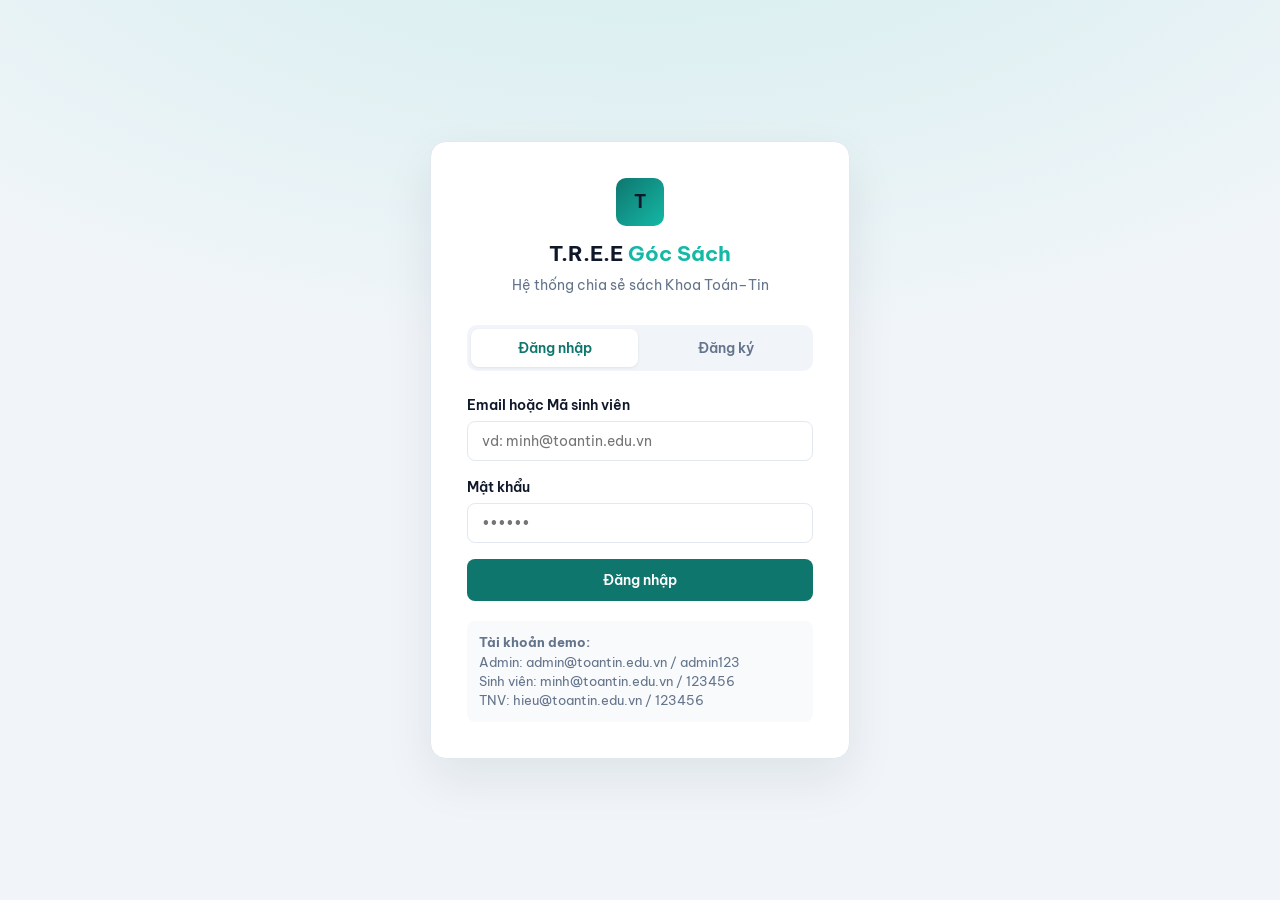
<file: index.html>
<!DOCTYPE html>
<html lang="vi">
<head>
  <meta charset="UTF-8" />
  <meta name="viewport" content="width=device-width, initial-scale=1.0" />
  <title>T.R.E.E – Góc Sách Toán–Tin | Hệ thống chia sẻ sách</title>

  <!-- Google Fonts -->
  <link rel="preconnect" href="https://fonts.googleapis.com" />
  <link href="https://fonts.googleapis.com/css2?family=Be+Vietnam+Pro:wght@300;400;500;600;700;800&family=JetBrains+Mono:wght@400;500;600&display=swap" rel="stylesheet" />

  <!-- CSS -->
  <link rel="stylesheet" href="css/style.css" />
</head>
<body>
  <!-- Root app -->
  <div id="app"></div>

  <!-- Toast container -->
  <div class="toast-container" id="toasts"></div>

  <!-- JavaScript modules (thứ tự quan trọng) -->
  <script src="js/db.js"></script>
  <script src="js/helpers.js"></script>
  <script src="js/auth.js"></script>
  <script src="js/app.js"></script>
</body>
</html>
</file>
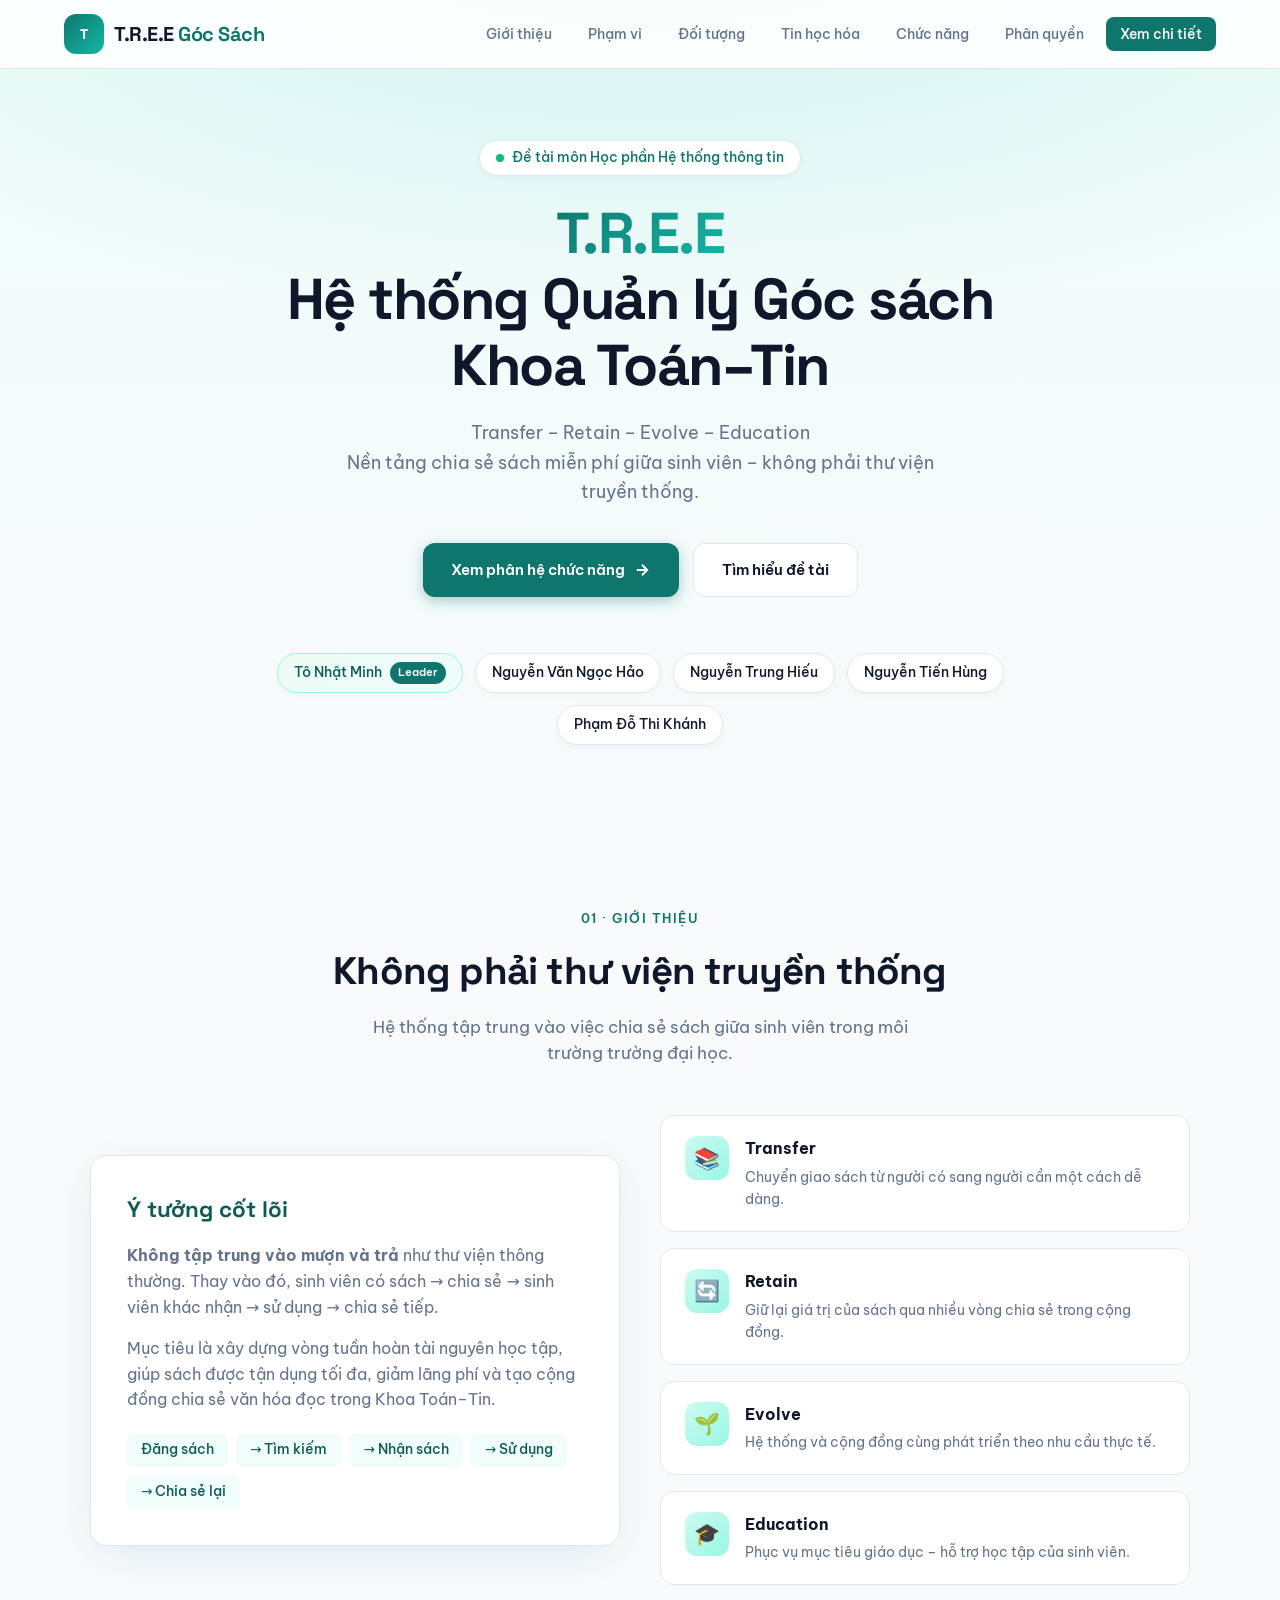
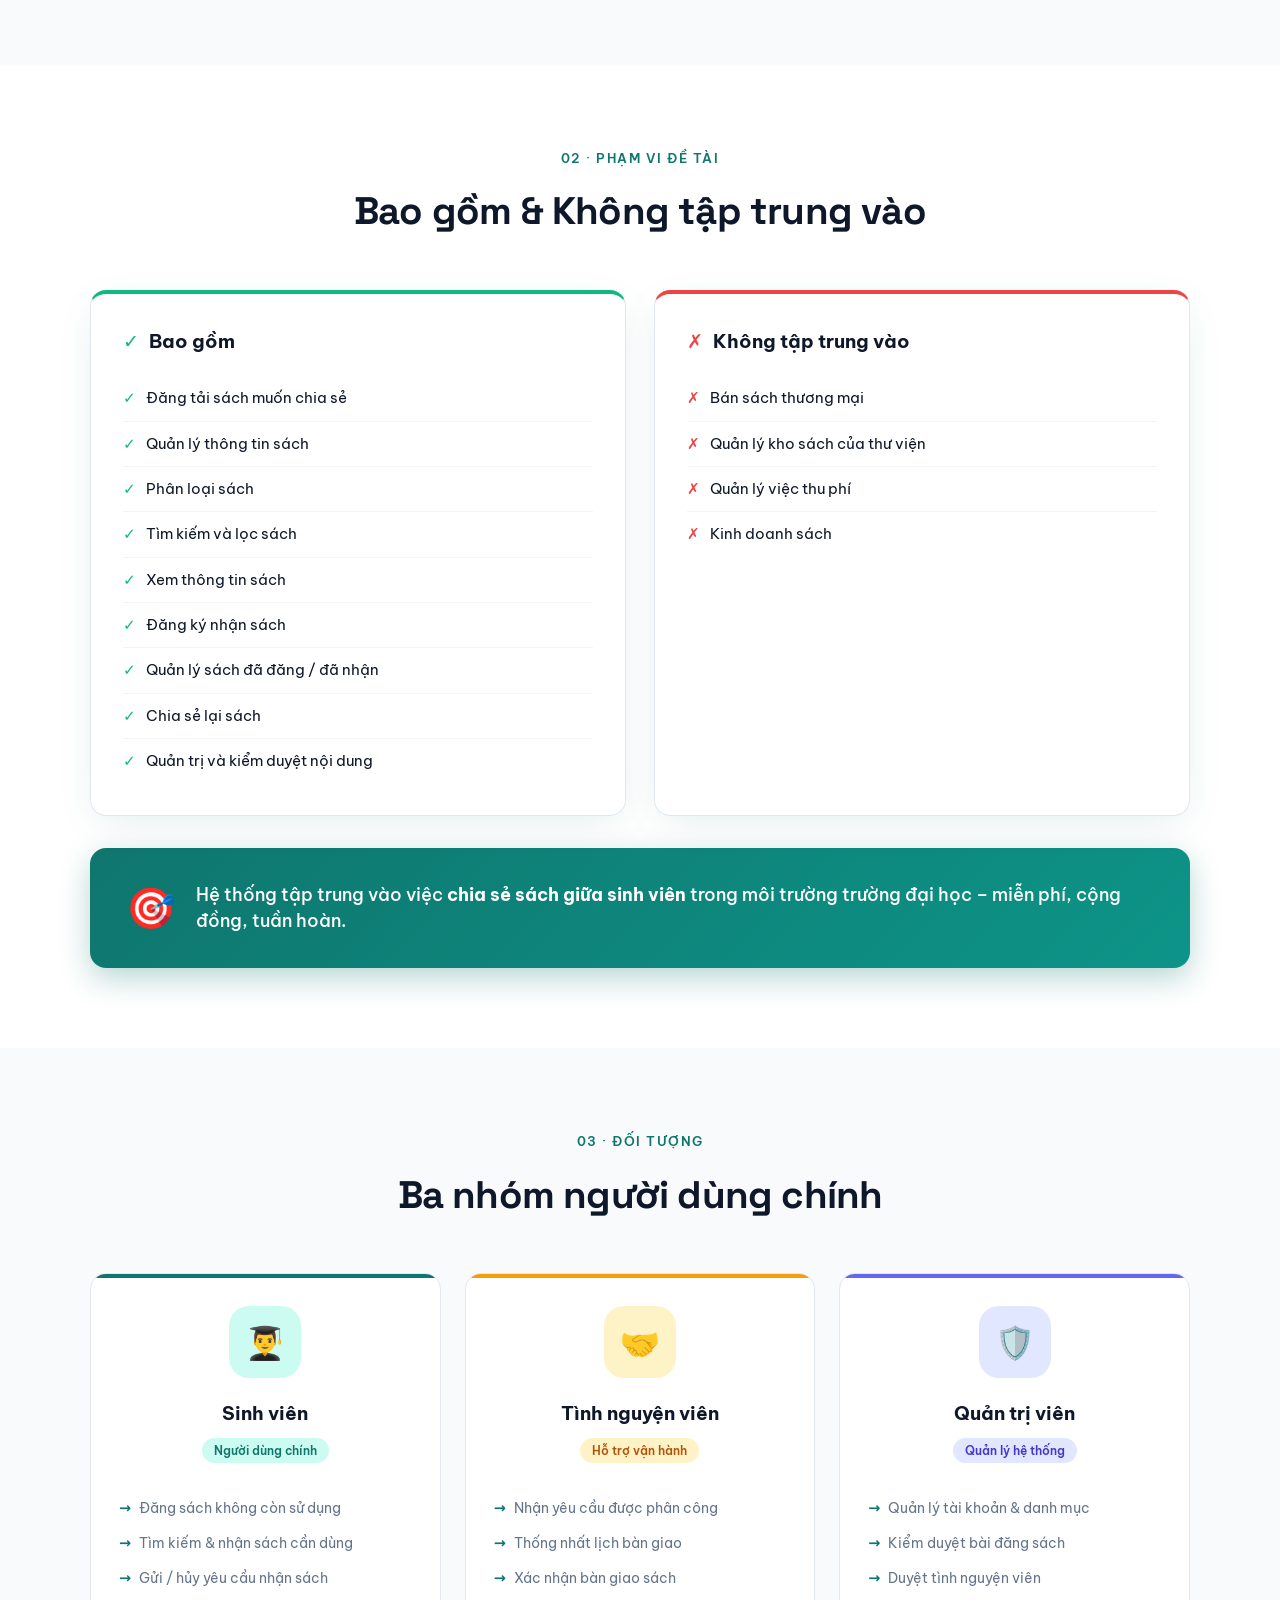
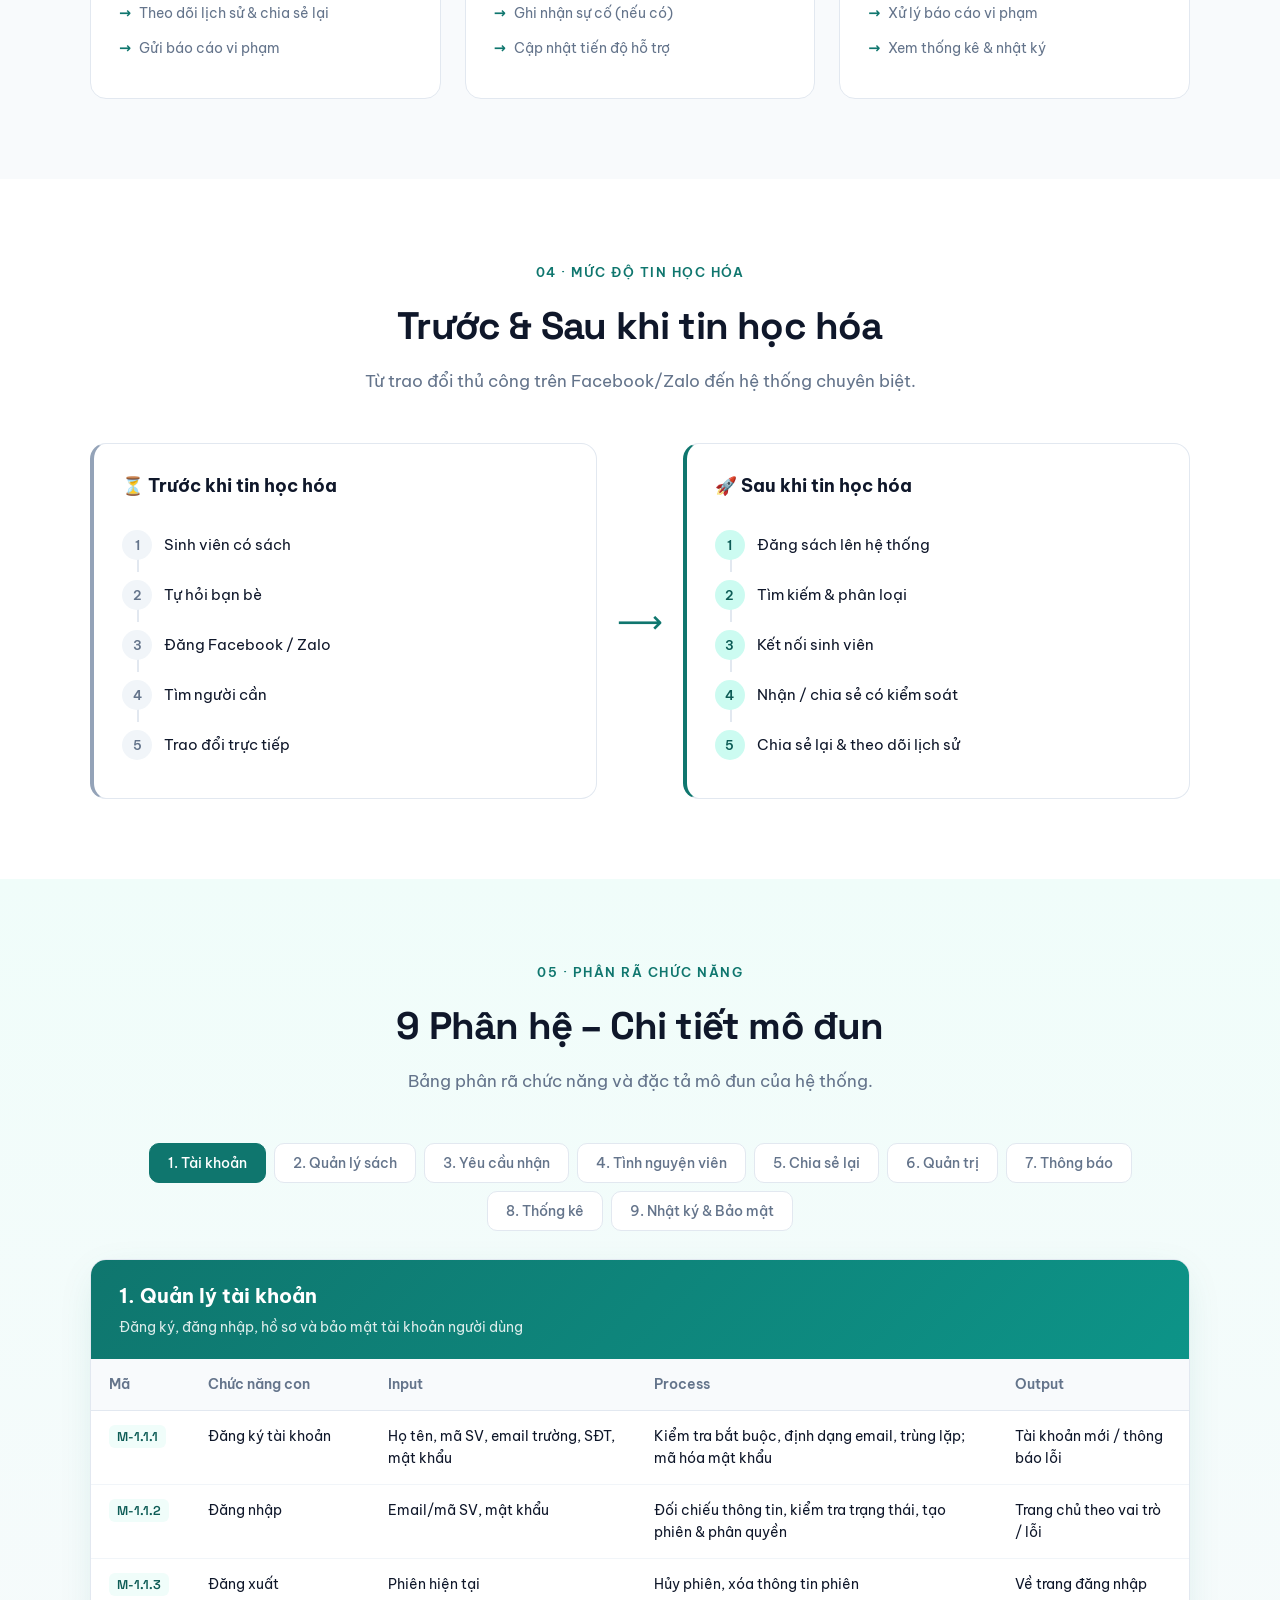
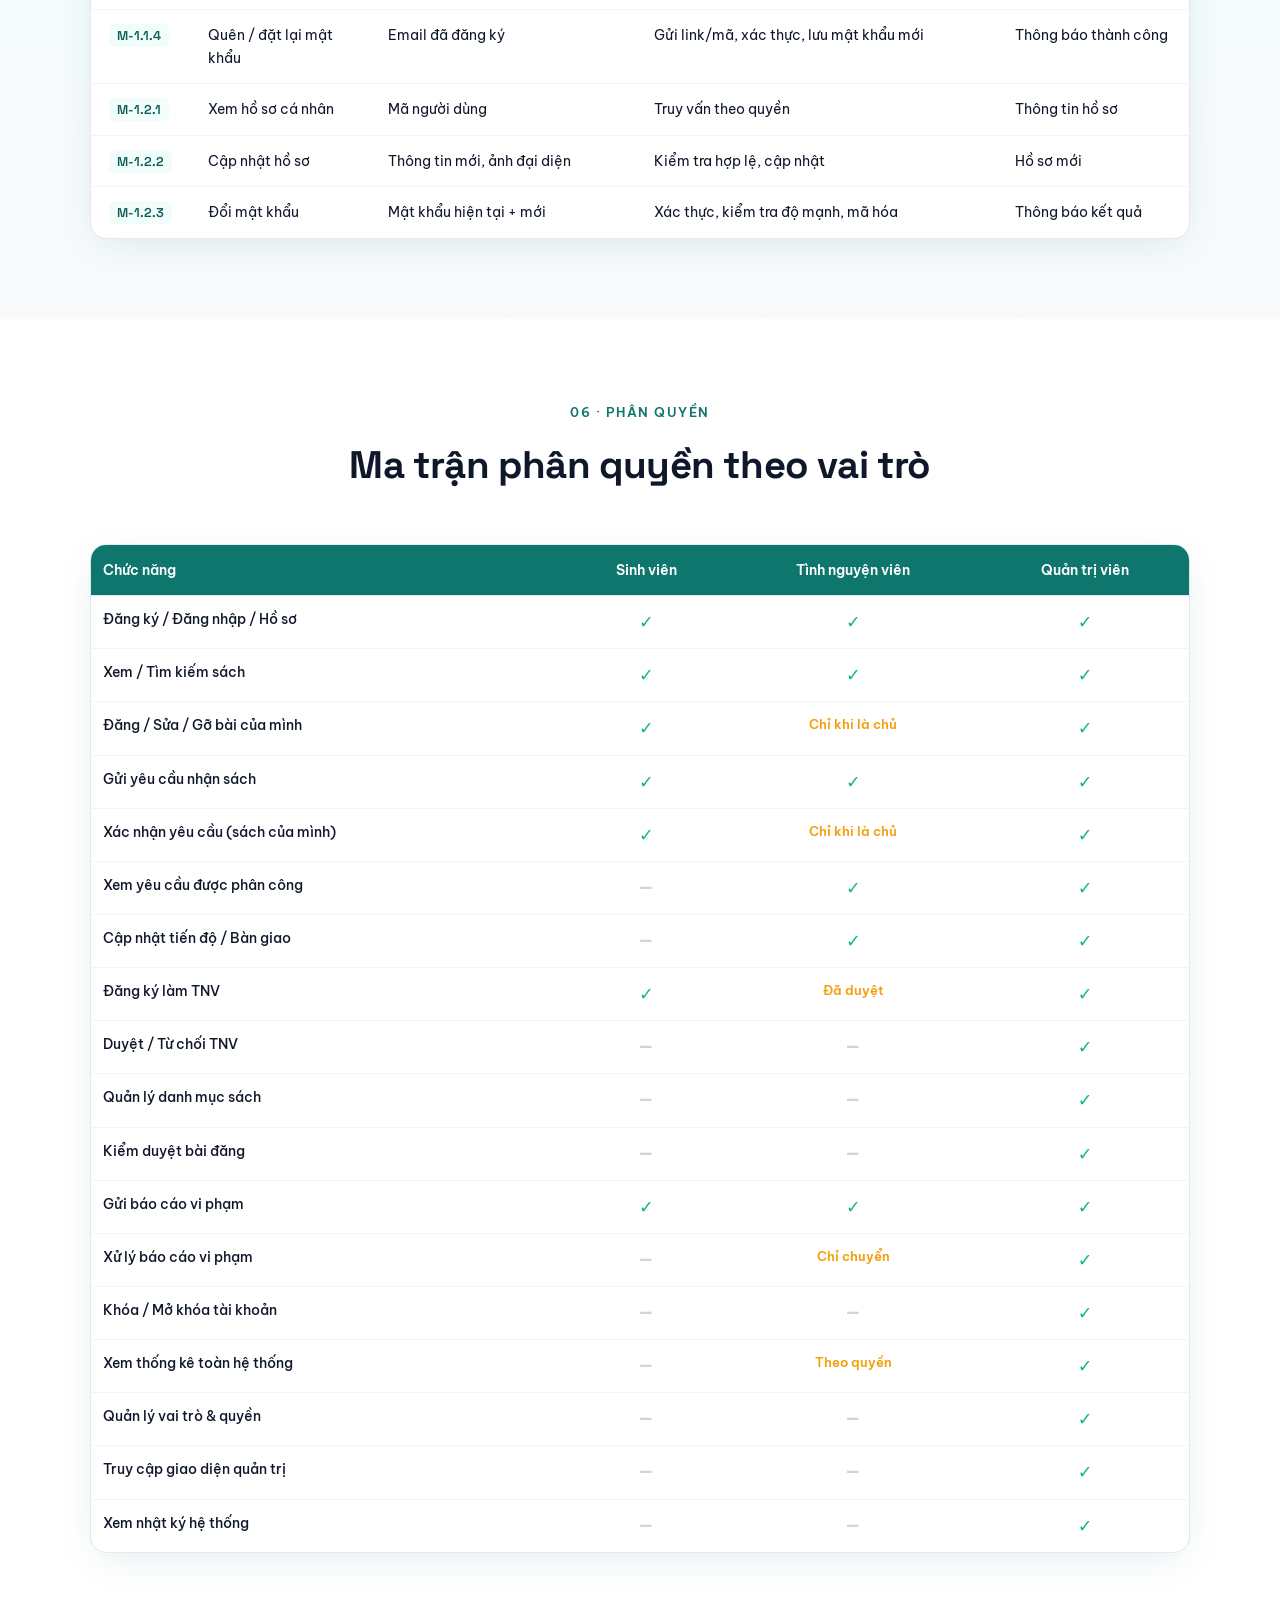
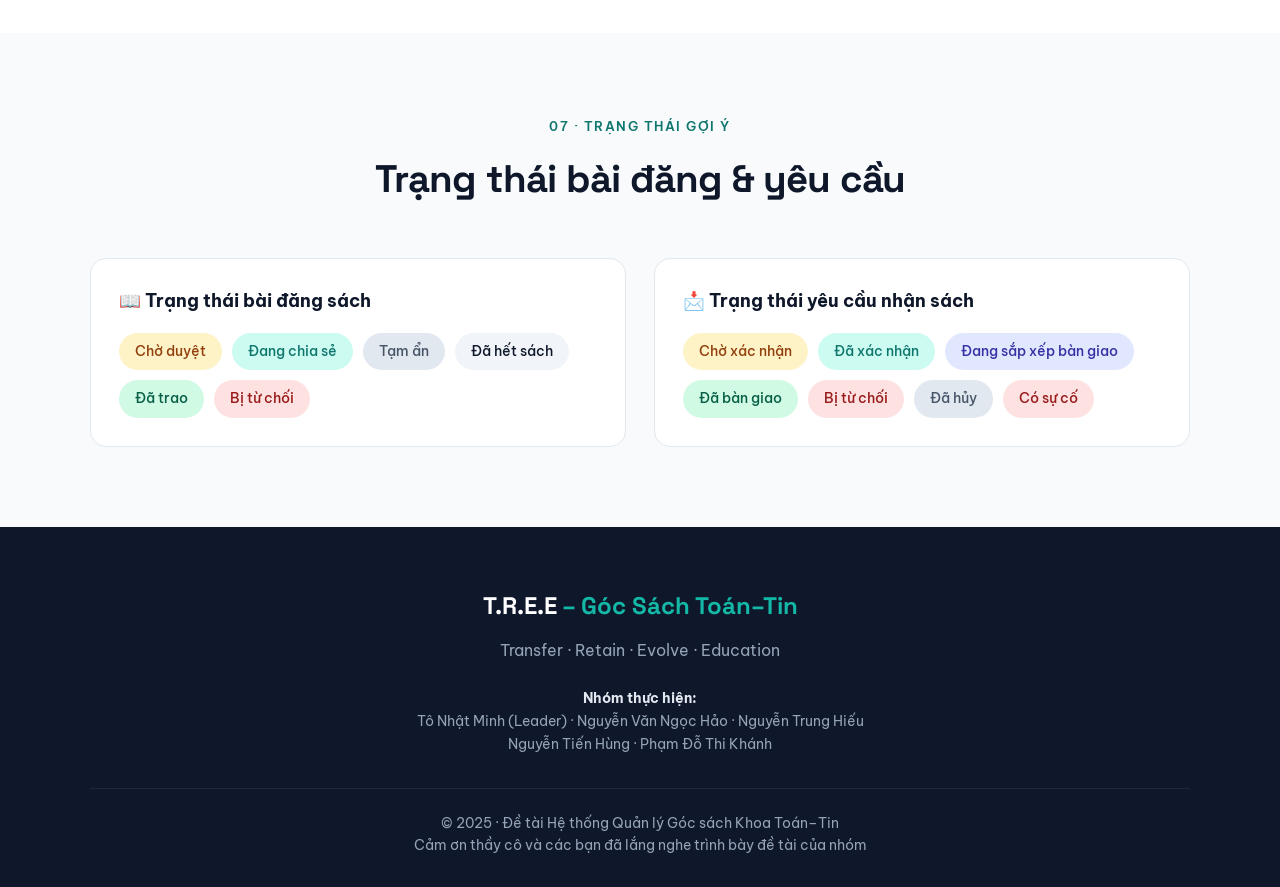
<file: landing-page/index.html>
<!DOCTYPE html>
<html lang="vi">
<head>
  <meta charset="UTF-8" />
  <meta name="viewport" content="width=device-width, initial-scale=1.0" />
  <title>T.R.E.E – Hệ thống Quản lý Góc sách Khoa Toán–Tin</title>
  <link rel="preconnect" href="https://fonts.googleapis.com" />
  <link rel="preconnect" href="https://fonts.gstatic.com" crossorigin />
  <link href="https://fonts.googleapis.com/css2?family=Be+Vietnam+Pro:wght@300;400;500;600;700;800&family=Space+Grotesk:wght@500;600;700&display=swap" rel="stylesheet" />
  <style>
    :root {
      --primary: #0f766e;
      --primary-dark: #0d5c56;
      --primary-light: #14b8a6;
      --accent: #f59e0b;
      --accent-soft: #fef3c7;
      --bg: #f8fafc;
      --surface: #ffffff;
      --text: #0f172a;
      --text-muted: #64748b;
      --border: #e2e8f0;
      --success: #10b981;
      --danger: #ef4444;
      --shadow: 0 10px 40px -10px rgba(15, 118, 110, 0.15);
      --radius: 16px;
    }

    * {
      margin: 0;
      padding: 0;
      box-sizing: border-box;
    }

    html {
      scroll-behavior: smooth;
    }

    body {
      font-family: 'Be Vietnam Pro', system-ui, sans-serif;
      background: var(--bg);
      color: var(--text);
      line-height: 1.6;
      overflow-x: hidden;
    }

    /* ========== NAV ========== */
    .nav {
      position: fixed;
      top: 0;
      left: 0;
      right: 0;
      z-index: 1000;
      background: rgba(255, 255, 255, 0.85);
      backdrop-filter: blur(12px);
      border-bottom: 1px solid var(--border);
      transition: all 0.3s ease;
    }

    .nav.scrolled {
      box-shadow: 0 4px 20px rgba(0,0,0,0.06);
    }

    .nav-inner {
      max-width: 1200px;
      margin: 0 auto;
      padding: 0 24px;
      height: 68px;
      display: flex;
      align-items: center;
      justify-content: space-between;
    }

    .logo {
      display: flex;
      align-items: center;
      gap: 10px;
      text-decoration: none;
      color: var(--text);
    }

    .logo-icon {
      width: 40px;
      height: 40px;
      background: linear-gradient(135deg, var(--primary), var(--primary-light));
      border-radius: 12px;
      display: flex;
      align-items: center;
      justify-content: center;
      color: white;
      font-weight: 700;
      font-size: 14px;
      font-family: 'Space Grotesk', sans-serif;
    }

    .logo-text {
      font-family: 'Space Grotesk', sans-serif;
      font-weight: 700;
      font-size: 1.25rem;
      letter-spacing: -0.5px;
    }

    .logo-text span {
      color: var(--primary);
    }

    .nav-links {
      display: flex;
      gap: 8px;
      list-style: none;
    }

    .nav-links a {
      text-decoration: none;
      color: var(--text-muted);
      font-weight: 500;
      font-size: 0.9rem;
      padding: 8px 14px;
      border-radius: 8px;
      transition: all 0.2s;
    }

    .nav-links a:hover {
      color: var(--primary);
      background: rgba(15, 118, 110, 0.08);
    }

    .nav-cta {
      background: var(--primary) !important;
      color: white !important;
    }

    .nav-cta:hover {
      background: var(--primary-dark) !important;
    }

    .menu-toggle {
      display: none;
      background: none;
      border: none;
      cursor: pointer;
      padding: 8px;
    }

    .menu-toggle span {
      display: block;
      width: 24px;
      height: 2px;
      background: var(--text);
      margin: 5px 0;
      transition: 0.3s;
    }

    /* ========== HERO ========== */
    .hero {
      padding: 140px 24px 80px;
      background: 
        radial-gradient(ellipse 80% 60% at 50% -20%, rgba(20, 184, 166, 0.18), transparent),
        linear-gradient(180deg, #f0fdfa 0%, var(--bg) 100%);
      position: relative;
      overflow: hidden;
    }

    .hero-inner {
      max-width: 1100px;
      margin: 0 auto;
      text-align: center;
    }

    .badge {
      display: inline-flex;
      align-items: center;
      gap: 8px;
      background: white;
      border: 1px solid var(--border);
      padding: 6px 16px;
      border-radius: 999px;
      font-size: 0.85rem;
      font-weight: 500;
      color: var(--primary);
      margin-bottom: 24px;
      box-shadow: 0 2px 8px rgba(0,0,0,0.04);
    }

    .badge-dot {
      width: 8px;
      height: 8px;
      background: var(--success);
      border-radius: 50%;
      animation: pulse 2s infinite;
    }

    @keyframes pulse {
      0%, 100% { opacity: 1; }
      50% { opacity: 0.5; }
    }

    .hero h1 {
      font-family: 'Space Grotesk', sans-serif;
      font-size: clamp(2.2rem, 5vw, 3.6rem);
      font-weight: 700;
      line-height: 1.15;
      letter-spacing: -1.5px;
      margin-bottom: 20px;
      color: var(--text);
    }

    .hero h1 .highlight {
      background: linear-gradient(135deg, var(--primary), var(--primary-light));
      -webkit-background-clip: text;
      -webkit-text-fill-color: transparent;
      background-clip: text;
    }

    .hero-sub {
      font-size: 1.15rem;
      color: var(--text-muted);
      max-width: 640px;
      margin: 0 auto 36px;
      font-weight: 400;
    }

    .hero-actions {
      display: flex;
      gap: 14px;
      justify-content: center;
      flex-wrap: wrap;
      margin-bottom: 56px;
    }

    .btn {
      display: inline-flex;
      align-items: center;
      gap: 8px;
      padding: 14px 28px;
      border-radius: 12px;
      font-weight: 600;
      font-size: 0.95rem;
      text-decoration: none;
      transition: all 0.25s;
      border: none;
      cursor: pointer;
      font-family: inherit;
    }

    .btn-primary {
      background: var(--primary);
      color: white;
      box-shadow: 0 4px 14px rgba(15, 118, 110, 0.35);
    }

    .btn-primary:hover {
      background: var(--primary-dark);
      transform: translateY(-2px);
      box-shadow: 0 6px 20px rgba(15, 118, 110, 0.4);
    }

    .btn-outline {
      background: white;
      color: var(--text);
      border: 1.5px solid var(--border);
    }

    .btn-outline:hover {
      border-color: var(--primary);
      color: var(--primary);
      background: rgba(15, 118, 110, 0.04);
    }

    .team-row {
      display: flex;
      flex-wrap: wrap;
      justify-content: center;
      gap: 12px;
      max-width: 900px;
      margin: 0 auto;
    }

    .member {
      background: white;
      border: 1px solid var(--border);
      padding: 8px 16px;
      border-radius: 999px;
      font-size: 0.85rem;
      font-weight: 500;
      color: var(--text);
      display: flex;
      align-items: center;
      gap: 8px;
      box-shadow: 0 2px 6px rgba(0,0,0,0.03);
    }

    .member.leader {
      background: linear-gradient(135deg, #ecfdf5, #f0fdfa);
      border-color: #99f6e4;
      color: var(--primary-dark);
    }

    .member .role {
      font-size: 0.7rem;
      background: var(--primary);
      color: white;
      padding: 2px 8px;
      border-radius: 999px;
      font-weight: 600;
    }

    /* ========== SECTIONS ========== */
    section {
      padding: 80px 24px;
    }

    .container {
      max-width: 1100px;
      margin: 0 auto;
    }

    .section-header {
      text-align: center;
      margin-bottom: 48px;
    }

    .section-label {
      display: inline-block;
      font-size: 0.8rem;
      font-weight: 600;
      text-transform: uppercase;
      letter-spacing: 1.5px;
      color: var(--primary);
      margin-bottom: 12px;
    }

    .section-title {
      font-family: 'Space Grotesk', sans-serif;
      font-size: clamp(1.7rem, 3.5vw, 2.4rem);
      font-weight: 700;
      letter-spacing: -0.8px;
      margin-bottom: 12px;
    }

    .section-desc {
      color: var(--text-muted);
      font-size: 1.05rem;
      max-width: 560px;
      margin: 0 auto;
    }

    /* ========== ABOUT ========== */
    .about-grid {
      display: grid;
      grid-template-columns: 1fr 1fr;
      gap: 40px;
      align-items: center;
    }

    .about-card {
      background: white;
      border-radius: var(--radius);
      padding: 36px;
      box-shadow: var(--shadow);
      border: 1px solid var(--border);
    }

    .about-card h3 {
      font-family: 'Space Grotesk', sans-serif;
      font-size: 1.4rem;
      margin-bottom: 16px;
      color: var(--primary-dark);
    }

    .about-card p {
      color: var(--text-muted);
      margin-bottom: 16px;
    }

    .flow-steps {
      display: flex;
      flex-wrap: wrap;
      gap: 8px;
      margin-top: 20px;
    }

    .flow-step {
      background: #f0fdfa;
      color: var(--primary-dark);
      padding: 6px 14px;
      border-radius: 8px;
      font-size: 0.85rem;
      font-weight: 500;
    }

    .about-visual {
      display: flex;
      flex-direction: column;
      gap: 16px;
    }

    .visual-box {
      background: white;
      border: 1px solid var(--border);
      border-radius: 14px;
      padding: 20px 24px;
      display: flex;
      align-items: flex-start;
      gap: 16px;
      transition: all 0.25s;
    }

    .visual-box:hover {
      border-color: var(--primary-light);
      box-shadow: 0 8px 24px rgba(15, 118, 110, 0.1);
      transform: translateY(-2px);
    }

    .visual-icon {
      width: 44px;
      height: 44px;
      border-radius: 12px;
      background: linear-gradient(135deg, #ccfbf1, #99f6e4);
      display: flex;
      align-items: center;
      justify-content: center;
      font-size: 1.3rem;
      flex-shrink: 0;
    }

    .visual-box h4 {
      font-size: 1rem;
      margin-bottom: 4px;
    }

    .visual-box p {
      font-size: 0.88rem;
      color: var(--text-muted);
    }

    /* ========== SCOPE ========== */
    .scope-grid {
      display: grid;
      grid-template-columns: 1fr 1fr;
      gap: 28px;
    }

    .scope-card {
      background: white;
      border-radius: var(--radius);
      padding: 32px;
      border: 1px solid var(--border);
      box-shadow: var(--shadow);
    }

    .scope-card.include {
      border-top: 4px solid var(--success);
    }

    .scope-card.exclude {
      border-top: 4px solid var(--danger);
    }

    .scope-card h3 {
      display: flex;
      align-items: center;
      gap: 10px;
      font-size: 1.2rem;
      margin-bottom: 20px;
    }

    .scope-card ul {
      list-style: none;
    }

    .scope-card li {
      padding: 10px 0;
      border-bottom: 1px solid #f1f5f9;
      display: flex;
      align-items: flex-start;
      gap: 10px;
      font-size: 0.95rem;
    }

    .scope-card li:last-child {
      border-bottom: none;
    }

    .scope-card .check {
      color: var(--success);
      font-weight: 700;
    }

    .scope-card .cross {
      color: var(--danger);
      font-weight: 700;
    }

    .focus-banner {
      margin-top: 32px;
      background: linear-gradient(135deg, #0f766e, #0d9488);
      color: white;
      border-radius: var(--radius);
      padding: 28px 36px;
      display: flex;
      align-items: center;
      gap: 20px;
      box-shadow: 0 10px 30px rgba(15, 118, 110, 0.3);
    }

    .focus-banner .emoji {
      font-size: 2.5rem;
    }

    .focus-banner p {
      font-size: 1.1rem;
      font-weight: 500;
      line-height: 1.5;
    }

    /* ========== USERS ========== */
    .users-grid {
      display: grid;
      grid-template-columns: repeat(3, 1fr);
      gap: 24px;
    }

    .user-card {
      background: white;
      border-radius: var(--radius);
      padding: 32px 28px;
      border: 1px solid var(--border);
      text-align: center;
      transition: all 0.3s;
      position: relative;
      overflow: hidden;
    }

    .user-card:hover {
      transform: translateY(-6px);
      box-shadow: var(--shadow);
    }

    .user-card::before {
      content: '';
      position: absolute;
      top: 0;
      left: 0;
      right: 0;
      height: 4px;
    }

    .user-card.student::before { background: var(--primary); }
    .user-card.volunteer::before { background: var(--accent); }
    .user-card.admin::before { background: #6366f1; }

    .user-avatar {
      width: 72px;
      height: 72px;
      border-radius: 20px;
      margin: 0 auto 20px;
      display: flex;
      align-items: center;
      justify-content: center;
      font-size: 2rem;
    }

    .user-card.student .user-avatar { background: #ccfbf1; }
    .user-card.volunteer .user-avatar { background: #fef3c7; }
    .user-card.admin .user-avatar { background: #e0e7ff; }

    .user-card h3 {
      font-size: 1.2rem;
      margin-bottom: 8px;
    }

    .user-card .role-tag {
      display: inline-block;
      font-size: 0.75rem;
      font-weight: 600;
      padding: 3px 12px;
      border-radius: 999px;
      margin-bottom: 16px;
    }

    .user-card.student .role-tag { background: #ccfbf1; color: #0f766e; }
    .user-card.volunteer .role-tag { background: #fef3c7; color: #b45309; }
    .user-card.admin .role-tag { background: #e0e7ff; color: #4338ca; }

    .user-card ul {
      list-style: none;
      text-align: left;
      margin-top: 12px;
    }

    .user-card li {
      font-size: 0.9rem;
      color: var(--text-muted);
      padding: 6px 0;
      display: flex;
      gap: 8px;
    }

    .user-card li::before {
      content: '→';
      color: var(--primary);
      font-weight: 600;
    }

    /* ========== BEFORE / AFTER ========== */
    .compare-grid {
      display: grid;
      grid-template-columns: 1fr auto 1fr;
      gap: 20px;
      align-items: stretch;
    }

    .compare-card {
      background: white;
      border-radius: var(--radius);
      padding: 28px;
      border: 1px solid var(--border);
    }

    .compare-card.before {
      border-left: 4px solid #94a3b8;
    }

    .compare-card.after {
      border-left: 4px solid var(--primary);
    }

    .compare-card h3 {
      font-size: 1.1rem;
      margin-bottom: 20px;
      display: flex;
      align-items: center;
      gap: 10px;
    }

    .compare-steps {
      display: flex;
      flex-direction: column;
      gap: 0;
    }

    .c-step {
      display: flex;
      align-items: center;
      gap: 12px;
      padding: 10px 0;
      position: relative;
    }

    .c-step:not(:last-child)::after {
      content: '';
      position: absolute;
      left: 15px;
      top: 38px;
      bottom: -2px;
      width: 2px;
      background: #e2e8f0;
    }

    .c-num {
      width: 30px;
      height: 30px;
      border-radius: 50%;
      background: #f1f5f9;
      color: var(--text-muted);
      display: flex;
      align-items: center;
      justify-content: center;
      font-size: 0.8rem;
      font-weight: 600;
      flex-shrink: 0;
      z-index: 1;
    }

    .compare-card.after .c-num {
      background: #ccfbf1;
      color: var(--primary-dark);
    }

    .c-text {
      font-size: 0.92rem;
    }

    .compare-arrow {
      display: flex;
      align-items: center;
      justify-content: center;
      font-size: 2rem;
      color: var(--primary);
    }

    /* ========== MODULES ========== */
    .modules-section {
      background: linear-gradient(180deg, #f0fdfa 0%, var(--bg) 100%);
    }

    .modules-tabs {
      display: flex;
      flex-wrap: wrap;
      gap: 8px;
      margin-bottom: 28px;
      justify-content: center;
    }

    .mod-tab {
      padding: 10px 18px;
      border-radius: 10px;
      border: 1.5px solid var(--border);
      background: white;
      font-size: 0.88rem;
      font-weight: 500;
      cursor: pointer;
      transition: all 0.2s;
      font-family: inherit;
      color: var(--text-muted);
    }

    .mod-tab:hover {
      border-color: var(--primary-light);
      color: var(--primary);
    }

    .mod-tab.active {
      background: var(--primary);
      color: white;
      border-color: var(--primary);
    }

    .mod-content {
      display: none;
      background: white;
      border-radius: var(--radius);
      border: 1px solid var(--border);
      overflow: hidden;
      box-shadow: var(--shadow);
    }

    .mod-content.active {
      display: block;
      animation: fadeIn 0.35s ease;
    }

    @keyframes fadeIn {
      from { opacity: 0; transform: translateY(8px); }
      to { opacity: 1; transform: translateY(0); }
    }

    .mod-header {
      background: linear-gradient(135deg, #0f766e, #0d9488);
      color: white;
      padding: 20px 28px;
    }

    .mod-header h3 {
      font-size: 1.25rem;
      margin-bottom: 4px;
    }

    .mod-header p {
      opacity: 0.85;
      font-size: 0.9rem;
    }

    .mod-table-wrap {
      overflow-x: auto;
    }

    table {
      width: 100%;
      border-collapse: collapse;
      font-size: 0.88rem;
    }

    th {
      background: #f8fafc;
      text-align: left;
      padding: 14px 18px;
      font-weight: 600;
      color: var(--text-muted);
      border-bottom: 1px solid var(--border);
      white-space: nowrap;
    }

    td {
      padding: 14px 18px;
      border-bottom: 1px solid #f1f5f9;
      vertical-align: top;
    }

    tr:last-child td {
      border-bottom: none;
    }

    tr:hover td {
      background: #f8fafc;
    }

    .code {
      font-family: 'Space Grotesk', monospace;
      font-size: 0.8rem;
      background: #f0fdfa;
      color: var(--primary-dark);
      padding: 3px 8px;
      border-radius: 6px;
      font-weight: 600;
      white-space: nowrap;
    }

    /* ========== PERMISSION ========== */
    .perm-table-wrap {
      overflow-x: auto;
      background: white;
      border-radius: var(--radius);
      border: 1px solid var(--border);
      box-shadow: var(--shadow);
    }

    .perm-table {
      min-width: 700px;
    }

    .perm-table th {
      background: #0f766e;
      color: white;
      text-align: center;
      padding: 14px 12px;
    }

    .perm-table th:first-child {
      text-align: left;
      border-radius: 0;
    }

    .perm-table td {
      text-align: center;
      padding: 12px;
    }

    .perm-table td:first-child {
      text-align: left;
      font-weight: 500;
    }

    .yes {
      color: var(--success);
      font-weight: 700;
      font-size: 1.1rem;
    }

    .no {
      color: #cbd5e1;
      font-weight: 700;
      font-size: 1.1rem;
    }

    .partial {
      color: var(--accent);
      font-weight: 600;
      font-size: 0.8rem;
    }

    /* ========== STATUS ========== */
    .status-grid {
      display: grid;
      grid-template-columns: 1fr 1fr;
      gap: 28px;
    }

    .status-card {
      background: white;
      border-radius: var(--radius);
      padding: 28px;
      border: 1px solid var(--border);
    }

    .status-card h3 {
      font-size: 1.1rem;
      margin-bottom: 18px;
      display: flex;
      align-items: center;
      gap: 10px;
    }

    .status-tags {
      display: flex;
      flex-wrap: wrap;
      gap: 10px;
    }

    .stag {
      padding: 8px 16px;
      border-radius: 999px;
      font-size: 0.85rem;
      font-weight: 500;
      background: #f1f5f9;
      color: var(--text);
    }

    .stag.wait { background: #fef3c7; color: #92400e; }
    .stag.active { background: #ccfbf1; color: #0f766e; }
    .stag.done { background: #d1fae5; color: #065f46; }
    .stag.hide { background: #e2e8f0; color: #475569; }
    .stag.reject { background: #fee2e2; color: #991b1b; }
    .stag.progress { background: #e0e7ff; color: #3730a3; }

    /* ========== FOOTER ========== */
    footer {
      background: #0f172a;
      color: #94a3b8;
      padding: 60px 24px 30px;
    }

    .footer-inner {
      max-width: 1100px;
      margin: 0 auto;
      text-align: center;
    }

    .footer-logo {
      font-family: 'Space Grotesk', sans-serif;
      font-size: 1.5rem;
      font-weight: 700;
      color: white;
      margin-bottom: 12px;
    }

    .footer-logo span {
      color: var(--primary-light);
    }

    .footer-team {
      margin: 24px 0;
      font-size: 0.9rem;
    }

    .footer-team strong {
      color: #e2e8f0;
    }

    .footer-copy {
      margin-top: 32px;
      padding-top: 24px;
      border-top: 1px solid #1e293b;
      font-size: 0.85rem;
    }

    /* ========== RESPONSIVE ========== */
    @media (max-width: 900px) {
      .about-grid,
      .scope-grid,
      .users-grid,
      .status-grid {
        grid-template-columns: 1fr;
      }

      .compare-grid {
        grid-template-columns: 1fr;
      }

      .compare-arrow {
        transform: rotate(90deg);
        padding: 8px 0;
      }

      .nav-links {
        display: none;
        position: absolute;
        top: 68px;
        left: 0;
        right: 0;
        background: white;
        flex-direction: column;
        padding: 16px;
        border-bottom: 1px solid var(--border);
        box-shadow: 0 10px 30px rgba(0,0,0,0.08);
      }

      .nav-links.open {
        display: flex;
      }

      .menu-toggle {
        display: block;
      }
    }

    @media (max-width: 600px) {
      .hero {
        padding: 120px 16px 60px;
      }

      section {
        padding: 60px 16px;
      }

      .focus-banner {
        flex-direction: column;
        text-align: center;
      }
    }
  </style>
</head>
<body>

  <!-- NAV -->
  <nav class="nav" id="nav">
    <div class="nav-inner">
      <a href="#" class="logo">
        <div class="logo-icon">T</div>
        <div class="logo-text">T.R.E.E <span>Góc Sách</span></div>
      </a>
      <ul class="nav-links" id="navLinks">
        <li><a href="#about">Giới thiệu</a></li>
        <li><a href="#scope">Phạm vi</a></li>
        <li><a href="#users">Đối tượng</a></li>
        <li><a href="#compare">Tin học hóa</a></li>
        <li><a href="#modules">Chức năng</a></li>
        <li><a href="#permission">Phân quyền</a></li>
        <li><a href="#modules" class="nav-cta">Xem chi tiết</a></li>
      </ul>
      <button class="menu-toggle" id="menuToggle" aria-label="Menu">
        <span></span><span></span><span></span>
      </button>
    </div>
  </nav>

  <!-- HERO -->
  <header class="hero">
    <div class="hero-inner">
      <div class="badge">
        <span class="badge-dot"></span>
        Đề tài môn Học phần Hệ thống thông tin
      </div>
      <h1>
        <span class="highlight">T.R.E.E</span><br />
        Hệ thống Quản lý Góc sách<br />Khoa Toán–Tin
      </h1>
      <p class="hero-sub">
        Transfer – Retain – Evolve – Education<br />
        Nền tảng chia sẻ sách miễn phí giữa sinh viên – không phải thư viện truyền thống.
      </p>
      <div class="hero-actions">
        <a href="#modules" class="btn btn-primary">
          Xem phân hệ chức năng
          <svg width="18" height="18" viewBox="0 0 24 24" fill="none" stroke="currentColor" stroke-width="2.5"><path d="M5 12h14M12 5l7 7-7 7"/></svg>
        </a>
        <a href="#about" class="btn btn-outline">Tìm hiểu đề tài</a>
      </div>

      <div class="team-row">
        <div class="member leader">Tô Nhật Minh <span class="role">Leader</span></div>
        <div class="member">Nguyễn Văn Ngọc Hảo</div>
        <div class="member">Nguyễn Trung Hiếu</div>
        <div class="member">Nguyễn Tiến Hùng</div>
        <div class="member">Phạm Đỗ Thi Khánh</div>
      </div>
    </div>
  </header>

  <!-- ABOUT -->
  <section id="about">
    <div class="container">
      <div class="section-header">
        <div class="section-label">01 · Giới thiệu</div>
        <h2 class="section-title">Không phải thư viện truyền thống</h2>
        <p class="section-desc">Hệ thống tập trung vào việc chia sẻ sách giữa sinh viên trong môi trường trường đại học.</p>
      </div>

      <div class="about-grid">
        <div class="about-card">
          <h3>Ý tưởng cốt lõi</h3>
          <p>
            <strong>Không tập trung vào mượn và trả</strong> như thư viện thông thường.
            Thay vào đó, sinh viên có sách → chia sẻ → sinh viên khác nhận → sử dụng → chia sẻ tiếp.
          </p>
          <p>
            Mục tiêu là xây dựng vòng tuần hoàn tài nguyên học tập, giúp sách được tận dụng tối đa,
            giảm lãng phí và tạo cộng đồng chia sẻ văn hóa đọc trong Khoa Toán–Tin.
          </p>
          <div class="flow-steps">
            <span class="flow-step">Đăng sách</span>
            <span class="flow-step">→ Tìm kiếm</span>
            <span class="flow-step">→ Nhận sách</span>
            <span class="flow-step">→ Sử dụng</span>
            <span class="flow-step">→ Chia sẻ lại</span>
          </div>
        </div>

        <div class="about-visual">
          <div class="visual-box">
            <div class="visual-icon">📚</div>
            <div>
              <h4>Transfer</h4>
              <p>Chuyển giao sách từ người có sang người cần một cách dễ dàng.</p>
            </div>
          </div>
          <div class="visual-box">
            <div class="visual-icon">🔄</div>
            <div>
              <h4>Retain</h4>
              <p>Giữ lại giá trị của sách qua nhiều vòng chia sẻ trong cộng đồng.</p>
            </div>
          </div>
          <div class="visual-box">
            <div class="visual-icon">🌱</div>
            <div>
              <h4>Evolve</h4>
              <p>Hệ thống và cộng đồng cùng phát triển theo nhu cầu thực tế.</p>
            </div>
          </div>
          <div class="visual-box">
            <div class="visual-icon">🎓</div>
            <div>
              <h4>Education</h4>
              <p>Phục vụ mục tiêu giáo dục – hỗ trợ học tập của sinh viên.</p>
            </div>
          </div>
        </div>
      </div>
    </div>
  </section>

  <!-- SCOPE -->
  <section id="scope" style="background: white;">
    <div class="container">
      <div class="section-header">
        <div class="section-label">02 · Phạm vi đề tài</div>
        <h2 class="section-title">Bao gồm & Không tập trung vào</h2>
      </div>

      <div class="scope-grid">
        <div class="scope-card include">
          <h3><span class="check">✓</span> Bao gồm</h3>
          <ul>
            <li><span class="check">✓</span> Đăng tải sách muốn chia sẻ</li>
            <li><span class="check">✓</span> Quản lý thông tin sách</li>
            <li><span class="check">✓</span> Phân loại sách</li>
            <li><span class="check">✓</span> Tìm kiếm và lọc sách</li>
            <li><span class="check">✓</span> Xem thông tin sách</li>
            <li><span class="check">✓</span> Đăng ký nhận sách</li>
            <li><span class="check">✓</span> Quản lý sách đã đăng / đã nhận</li>
            <li><span class="check">✓</span> Chia sẻ lại sách</li>
            <li><span class="check">✓</span> Quản trị và kiểm duyệt nội dung</li>
          </ul>
        </div>
        <div class="scope-card exclude">
          <h3><span class="cross">✗</span> Không tập trung vào</h3>
          <ul>
            <li><span class="cross">✗</span> Bán sách thương mại</li>
            <li><span class="cross">✗</span> Quản lý kho sách của thư viện</li>
            <li><span class="cross">✗</span> Quản lý việc thu phí</li>
            <li><span class="cross">✗</span> Kinh doanh sách</li>
          </ul>
        </div>
      </div>

      <div class="focus-banner">
        <div class="emoji">🎯</div>
        <p>Hệ thống tập trung vào việc <strong>chia sẻ sách giữa sinh viên</strong> trong môi trường trường đại học – miễn phí, cộng đồng, tuần hoàn.</p>
      </div>
    </div>
  </section>

  <!-- USERS -->
  <section id="users">
    <div class="container">
      <div class="section-header">
        <div class="section-label">03 · Đối tượng</div>
        <h2 class="section-title">Ba nhóm người dùng chính</h2>
      </div>

      <div class="users-grid">
        <div class="user-card student">
          <div class="user-avatar">👨‍🎓</div>
          <h3>Sinh viên</h3>
          <span class="role-tag">Người dùng chính</span>
          <ul>
            <li>Đăng sách không còn sử dụng</li>
            <li>Tìm kiếm & nhận sách cần dùng</li>
            <li>Gửi / hủy yêu cầu nhận sách</li>
            <li>Theo dõi lịch sử & chia sẻ lại</li>
            <li>Gửi báo cáo vi phạm</li>
          </ul>
        </div>
        <div class="user-card volunteer">
          <div class="user-avatar">🤝</div>
          <h3>Tình nguyện viên</h3>
          <span class="role-tag">Hỗ trợ vận hành</span>
          <ul>
            <li>Nhận yêu cầu được phân công</li>
            <li>Thống nhất lịch bàn giao</li>
            <li>Xác nhận bàn giao sách</li>
            <li>Ghi nhận sự cố (nếu có)</li>
            <li>Cập nhật tiến độ hỗ trợ</li>
          </ul>
        </div>
        <div class="user-card admin">
          <div class="user-avatar">🛡️</div>
          <h3>Quản trị viên</h3>
          <span class="role-tag">Quản lý hệ thống</span>
          <ul>
            <li>Quản lý tài khoản & danh mục</li>
            <li>Kiểm duyệt bài đăng sách</li>
            <li>Duyệt tình nguyện viên</li>
            <li>Xử lý báo cáo vi phạm</li>
            <li>Xem thống kê & nhật ký</li>
          </ul>
        </div>
      </div>
    </div>
  </section>

  <!-- COMPARE -->
  <section id="compare" style="background: white;">
    <div class="container">
      <div class="section-header">
        <div class="section-label">04 · Mức độ tin học hóa</div>
        <h2 class="section-title">Trước & Sau khi tin học hóa</h2>
        <p class="section-desc">Từ trao đổi thủ công trên Facebook/Zalo đến hệ thống chuyên biệt.</p>
      </div>

      <div class="compare-grid">
        <div class="compare-card before">
          <h3>⏳ Trước khi tin học hóa</h3>
          <div class="compare-steps">
            <div class="c-step"><div class="c-num">1</div><div class="c-text">Sinh viên có sách</div></div>
            <div class="c-step"><div class="c-num">2</div><div class="c-text">Tự hỏi bạn bè</div></div>
            <div class="c-step"><div class="c-num">3</div><div class="c-text">Đăng Facebook / Zalo</div></div>
            <div class="c-step"><div class="c-num">4</div><div class="c-text">Tìm người cần</div></div>
            <div class="c-step"><div class="c-num">5</div><div class="c-text">Trao đổi trực tiếp</div></div>
          </div>
        </div>

        <div class="compare-arrow">⟶</div>

        <div class="compare-card after">
          <h3>🚀 Sau khi tin học hóa</h3>
          <div class="compare-steps">
            <div class="c-step"><div class="c-num">1</div><div class="c-text">Đăng sách lên hệ thống</div></div>
            <div class="c-step"><div class="c-num">2</div><div class="c-text">Tìm kiếm & phân loại</div></div>
            <div class="c-step"><div class="c-num">3</div><div class="c-text">Kết nối sinh viên</div></div>
            <div class="c-step"><div class="c-num">4</div><div class="c-text">Nhận / chia sẻ có kiểm soát</div></div>
            <div class="c-step"><div class="c-num">5</div><div class="c-text">Chia sẻ lại & theo dõi lịch sử</div></div>
          </div>
        </div>
      </div>
    </div>
  </section>

  <!-- MODULES -->
  <section id="modules" class="modules-section">
    <div class="container">
      <div class="section-header">
        <div class="section-label">05 · Phân rã chức năng</div>
        <h2 class="section-title">9 Phân hệ – Chi tiết mô đun</h2>
        <p class="section-desc">Bảng phân rã chức năng và đặc tả mô đun của hệ thống.</p>
      </div>

      <div class="modules-tabs" id="modTabs">
        <button class="mod-tab active" data-tab="1">1. Tài khoản</button>
        <button class="mod-tab" data-tab="2">2. Quản lý sách</button>
        <button class="mod-tab" data-tab="3">3. Yêu cầu nhận</button>
        <button class="mod-tab" data-tab="4">4. Tình nguyện viên</button>
        <button class="mod-tab" data-tab="5">5. Chia sẻ lại</button>
        <button class="mod-tab" data-tab="6">6. Quản trị</button>
        <button class="mod-tab" data-tab="7">7. Thông báo</button>
        <button class="mod-tab" data-tab="8">8. Thống kê</button>
        <button class="mod-tab" data-tab="9">9. Nhật ký & Bảo mật</button>
      </div>

      <!-- Tab 1 -->
      <div class="mod-content active" id="tab-1">
        <div class="mod-header">
          <h3>1. Quản lý tài khoản</h3>
          <p>Đăng ký, đăng nhập, hồ sơ và bảo mật tài khoản người dùng</p>
        </div>
        <div class="mod-table-wrap">
          <table>
            <thead>
              <tr>
                <th>Mã</th>
                <th>Chức năng con</th>
                <th>Input</th>
                <th>Process</th>
                <th>Output</th>
              </tr>
            </thead>
            <tbody>
              <tr>
                <td><span class="code">M-1.1.1</span></td>
                <td>Đăng ký tài khoản</td>
                <td>Họ tên, mã SV, email trường, SĐT, mật khẩu</td>
                <td>Kiểm tra bắt buộc, định dạng email, trùng lặp; mã hóa mật khẩu</td>
                <td>Tài khoản mới / thông báo lỗi</td>
              </tr>
              <tr>
                <td><span class="code">M-1.1.2</span></td>
                <td>Đăng nhập</td>
                <td>Email/mã SV, mật khẩu</td>
                <td>Đối chiếu thông tin, kiểm tra trạng thái, tạo phiên & phân quyền</td>
                <td>Trang chủ theo vai trò / lỗi</td>
              </tr>
              <tr>
                <td><span class="code">M-1.1.3</span></td>
                <td>Đăng xuất</td>
                <td>Phiên hiện tại</td>
                <td>Hủy phiên, xóa thông tin phiên</td>
                <td>Về trang đăng nhập</td>
              </tr>
              <tr>
                <td><span class="code">M-1.1.4</span></td>
                <td>Quên / đặt lại mật khẩu</td>
                <td>Email đã đăng ký</td>
                <td>Gửi link/mã, xác thực, lưu mật khẩu mới</td>
                <td>Thông báo thành công</td>
              </tr>
              <tr>
                <td><span class="code">M-1.2.1</span></td>
                <td>Xem hồ sơ cá nhân</td>
                <td>Mã người dùng</td>
                <td>Truy vấn theo quyền</td>
                <td>Thông tin hồ sơ</td>
              </tr>
              <tr>
                <td><span class="code">M-1.2.2</span></td>
                <td>Cập nhật hồ sơ</td>
                <td>Thông tin mới, ảnh đại diện</td>
                <td>Kiểm tra hợp lệ, cập nhật</td>
                <td>Hồ sơ mới</td>
              </tr>
              <tr>
                <td><span class="code">M-1.2.3</span></td>
                <td>Đổi mật khẩu</td>
                <td>Mật khẩu hiện tại + mới</td>
                <td>Xác thực, kiểm tra độ mạnh, mã hóa</td>
                <td>Thông báo kết quả</td>
              </tr>
            </tbody>
          </table>
        </div>
      </div>

      <!-- Tab 2 -->
      <div class="mod-content" id="tab-2">
        <div class="mod-header">
          <h3>2. Quản lý sách</h3>
          <p>Danh mục, đăng sách chia sẻ, tìm kiếm và xem chi tiết</p>
        </div>
        <div class="mod-table-wrap">
          <table>
            <thead>
              <tr>
                <th>Mã</th>
                <th>Chức năng con</th>
                <th>Input</th>
                <th>Process</th>
                <th>Output</th>
              </tr>
            </thead>
            <tbody>
              <tr>
                <td><span class="code">M-2.1.1</span></td>
                <td>Xem danh sách / danh mục</td>
                <td>Từ khóa, danh mục, trạng thái, bộ lọc</td>
                <td>Truy vấn, lọc, sắp xếp</td>
                <td>Danh sách sách phù hợp</td>
              </tr>
              <tr>
                <td><span class="code">M-2.1.2</span></td>
                <td>Thêm danh mục (Admin)</td>
                <td>Tên danh mục, mô tả</td>
                <td>Kiểm tra trùng tên, lưu</td>
                <td>Danh mục mới</td>
              </tr>
              <tr>
                <td><span class="code">M-2.1.3</span></td>
                <td>Cập nhật / xóa danh mục</td>
                <td>Mã danh mục, thông tin mới</td>
                <td>Kiểm tra quyền & sách đang dùng</td>
                <td>Cập nhật hoặc từ chối xóa</td>
              </tr>
              <tr>
                <td><span class="code">M-2.2.1</span></td>
                <td>Đăng sách mới</td>
                <td>Tên, tác giả, danh mục, mô tả, tình trạng, số lượng, ảnh</td>
                <td>Kiểm tra bắt buộc, lưu (chờ duyệt / công khai)</td>
                <td>Mã bài đăng + thông báo</td>
              </tr>
              <tr>
                <td><span class="code">M-2.2.2</span></td>
                <td>Chỉnh sửa thông tin sách</td>
                <td>Mã bài, thông tin sửa</td>
                <td>Kiểm tra chủ sở hữu & trạng thái</td>
                <td>Thông tin được cập nhật</td>
              </tr>
              <tr>
                <td><span class="code">M-2.2.3</span></td>
                <td>Cập nhật số lượng / tình trạng</td>
                <td>Mã bài, số lượng còn, tình trạng</td>
                <td>Kiểm tra hợp lệ, cập nhật</td>
                <td>Trạng thái mới</td>
              </tr>
              <tr>
                <td><span class="code">M-2.2.4</span></td>
                <td>Ẩn / gỡ bài đăng</td>
                <td>Mã bài, lý do</td>
                <td>Xác minh người đăng, kiểm tra yêu cầu đang xử lý</td>
                <td>Bài chuyển trạng thái ẩn/gỡ</td>
              </tr>
              <tr>
                <td><span class="code">M-2.3.1</span></td>
                <td>Tìm kiếm theo từ khóa</td>
                <td>Tên sách, tác giả, từ khóa</td>
                <td>Tìm trên tên, tác giả, mô tả</td>
                <td>Danh sách kết quả</td>
              </tr>
              <tr>
                <td><span class="code">M-2.3.2</span></td>
                <td>Lọc và sắp xếp</td>
                <td>Danh mục, tình trạng, ngày, hình thức</td>
                <td>Áp dụng bộ lọc & sắp xếp</td>
                <td>Danh sách sau lọc</td>
              </tr>
              <tr>
                <td><span class="code">M-2.3.3</span></td>
                <td>Xem chi tiết sách</td>
                <td>Mã bài đăng</td>
                <td>Truy vấn đầy đủ thông tin</td>
                <td>Trang chi tiết sách</td>
              </tr>
            </tbody>
          </table>
        </div>
      </div>

      <!-- Tab 3 -->
      <div class="mod-content" id="tab-3">
        <div class="mod-header">
          <h3>3. Quản lý yêu cầu nhận sách</h3>
          <p>Gửi yêu cầu, xử lý và theo dõi trạng thái</p>
        </div>
        <div class="mod-table-wrap">
          <table>
            <thead>
              <tr>
                <th>Mã</th>
                <th>Chức năng con</th>
                <th>Input</th>
                <th>Process</th>
                <th>Output</th>
              </tr>
            </thead>
            <tbody>
              <tr>
                <td><span class="code">M-3.1.1</span></td>
                <td>Gửi yêu cầu nhận sách</td>
                <td>Mã bài, lời nhắn, phương thức/thời gian nhận</td>
                <td>Kiểm tra đăng nhập, số lượng, không phải chủ bài</td>
                <td>Mã yêu cầu – chờ xác nhận</td>
              </tr>
              <tr>
                <td><span class="code">M-3.1.2</span></td>
                <td>Hủy yêu cầu</td>
                <td>Mã yêu cầu, lý do</td>
                <td>Chỉ hủy khi chưa hoàn tất bàn giao</td>
                <td>Yêu cầu bị hủy</td>
              </tr>
              <tr>
                <td><span class="code">M-3.2.1</span></td>
                <td>Xác nhận / từ chối (người chia sẻ)</td>
                <td>Mã yêu cầu, quyết định, ghi chú</td>
                <td>Kiểm tra quyền chủ bài, cập nhật trạng thái</td>
                <td>Thông báo cho người yêu cầu</td>
              </tr>
              <tr>
                <td><span class="code">M-3.2.2</span></td>
                <td>Xem danh sách yêu cầu</td>
                <td>Mã user, bộ lọc trạng thái, thời gian</td>
                <td>Truy vấn theo quyền</td>
                <td>Danh sách yêu cầu</td>
              </tr>
              <tr>
                <td><span class="code">M-3.2.3</span></td>
                <td>Theo dõi trạng thái</td>
                <td>Mã yêu cầu</td>
                <td>Lấy lịch sử trạng thái</td>
                <td>Trạng thái hiện tại + lịch sử</td>
              </tr>
            </tbody>
          </table>
        </div>
      </div>

      <!-- Tab 4 -->
      <div class="mod-content" id="tab-4">
        <div class="mod-header">
          <h3>4. Quản lý tình nguyện viên</h3>
          <p>Đăng ký, duyệt, hỗ trợ yêu cầu và bàn giao sách</p>
        </div>
        <div class="mod-table-wrap">
          <table>
            <thead>
              <tr>
                <th>Mã</th>
                <th>Chức năng con</th>
                <th>Input</th>
                <th>Process</th>
                <th>Output</th>
              </tr>
            </thead>
            <tbody>
              <tr>
                <td><span class="code">M-4.1.1</span></td>
                <td>Đăng ký làm TNV</td>
                <td>Mã SV, liên hệ, thời gian & khu vực hỗ trợ</td>
                <td>Ghi nhận đơn, chuyển Admin duyệt</td>
                <td>Trạng thái chờ duyệt</td>
              </tr>
              <tr>
                <td><span class="code">M-4.1.2</span></td>
                <td>Duyệt / từ chối TNV</td>
                <td>Mã đơn, quyết định, ghi chú</td>
                <td>Admin kiểm tra, cập nhật & phân quyền</td>
                <td>Hồ sơ được duyệt / từ chối</td>
              </tr>
              <tr>
                <td><span class="code">M-4.1.3</span></td>
                <td>Cập nhật hồ sơ & lịch hỗ trợ</td>
                <td>Thông tin, khung giờ, khu vực</td>
                <td>Kiểm tra quyền, cập nhật</td>
                <td>Hồ sơ / lịch mới</td>
              </tr>
              <tr>
                <td><span class="code">M-4.2.1</span></td>
                <td>Xem yêu cầu được phân công</td>
                <td>Mã TNV, trạng thái, thời gian</td>
                <td>Truy vấn yêu cầu được giao</td>
                <td>Danh sách cần hỗ trợ</td>
              </tr>
              <tr>
                <td><span class="code">M-4.2.2</span></td>
                <td>Nhận / phân công hỗ trợ</td>
                <td>Mã yêu cầu, mã TNV, lịch</td>
                <td>Kiểm tra TNV hoạt động & tải</td>
                <td>Thông tin phân công</td>
              </tr>
              <tr>
                <td><span class="code">M-4.2.3</span></td>
                <td>Cập nhật tiến độ hỗ trợ</td>
                <td>Mã yêu cầu, trạng thái mới, ghi chú</td>
                <td>Kiểm tra hợp lệ, lưu thời gian</td>
                <td>Tiến độ mới</td>
              </tr>
              <tr>
                <td><span class="code">M-4.3.1</span></td>
                <td>Thống nhất thời gian / địa điểm</td>
                <td>Mã yêu cầu, lịch đề xuất</td>
                <td>Ghi nhận & gửi thông báo</td>
                <td>Lịch bàn giao</td>
              </tr>
              <tr>
                <td><span class="code">M-4.3.2</span></td>
                <td>Xác nhận bàn giao</td>
                <td>Mã yêu cầu, xác nhận 2 bên, ghi chú</td>
                <td>Ghi nhận thời điểm, cập nhật số lượng sách</td>
                <td>Biên nhận – đã bàn giao</td>
              </tr>
              <tr>
                <td><span class="code">M-4.3.3</span></td>
                <td>Ghi nhận sự cố bàn giao</td>
                <td>Mã yêu cầu, loại sự cố, mô tả, ảnh</td>
                <td>Lưu sự cố, thông báo Admin</td>
                <td>Mã báo cáo sự cố</td>
              </tr>
            </tbody>
          </table>
        </div>
      </div>

      <!-- Tab 5 -->
      <div class="mod-content" id="tab-5">
        <div class="mod-header">
          <h3>5. Chia sẻ lại sách</h3>
          <p>Quản lý sách đã nhận và đăng chia sẻ tiếp</p>
        </div>
        <div class="mod-table-wrap">
          <table>
            <thead>
              <tr>
                <th>Mã</th>
                <th>Chức năng con</th>
                <th>Input</th>
                <th>Process</th>
                <th>Output</th>
              </tr>
            </thead>
            <tbody>
              <tr>
                <td><span class="code">M-5.1.1</span></td>
                <td>Xem sách đã nhận</td>
                <td>Mã user, bộ lọc trạng thái</td>
                <td>Truy vấn sách đã nhận</td>
                <td>Danh sách sách đã nhận</td>
              </tr>
              <tr>
                <td><span class="code">M-5.1.2</span></td>
                <td>Đăng chia sẻ lại sách</td>
                <td>Mã sách đã nhận, mô tả mới, tình trạng, ảnh</td>
                <td>Kiểm tra lịch sử nhận, tạo bài mới liên kết</td>
                <td>Bài đăng chia sẻ lại</td>
              </tr>
              <tr>
                <td><span class="code">M-5.1.3</span></td>
                <td>Theo dõi lịch sử chia sẻ</td>
                <td>Mã sách hoặc mã user</td>
                <td>Truy vấn chuỗi đăng – nhận – chia sẻ lại</td>
                <td>Lịch sử luân chuyển sách</td>
              </tr>
            </tbody>
          </table>
        </div>
      </div>

      <!-- Tab 6 -->
      <div class="mod-content" id="tab-6">
        <div class="mod-header">
          <h3>6. Quản trị hệ thống</h3>
          <p>Quản lý tài khoản, kiểm duyệt, báo cáo, vai trò và giao diện quản trị</p>
        </div>
        <div class="mod-table-wrap">
          <table>
            <thead>
              <tr>
                <th>Mã</th>
                <th>Chức năng con</th>
                <th>Input</th>
                <th>Process</th>
                <th>Output</th>
              </tr>
            </thead>
            <tbody>
              <tr>
                <td><span class="code">M-6.1.1</span></td>
                <td>Tra cứu danh sách tài khoản</td>
                <td>Từ khóa, vai trò, trạng thái</td>
                <td>Lọc theo thông tin & vai trò</td>
                <td>Danh sách tài khoản</td>
              </tr>
              <tr>
                <td><span class="code">M-6.1.2</span></td>
                <td>Khóa / mở khóa tài khoản</td>
                <td>Mã user, lý do, trạng thái mới</td>
                <td>Cập nhật trạng thái + nhật ký</td>
                <td>Tài khoản bị khóa/mở</td>
              </tr>
              <tr>
                <td><span class="code">M-6.2.1</span></td>
                <td>Duyệt / từ chối bài đăng</td>
                <td>Mã bài, quyết định, ghi chú</td>
                <td>Kiểm tra nội dung & ảnh</td>
                <td>Bài được duyệt / từ chối</td>
              </tr>
              <tr>
                <td><span class="code">M-6.2.2</span></td>
                <td>Ẩn bài đăng vi phạm</td>
                <td>Mã bài, lý do</td>
                <td>Lưu lý do & thời điểm</td>
                <td>Bài bị ẩn + thông báo</td>
              </tr>
              <tr>
                <td><span class="code">M-6.3.1</span></td>
                <td>Gửi báo cáo vi phạm</td>
                <td>Đối tượng, loại vi phạm, mô tả, minh chứng</td>
                <td>Tạo phiếu báo cáo</td>
                <td>Mã báo cáo – chờ xử lý</td>
              </tr>
              <tr>
                <td><span class="code">M-6.3.2</span></td>
                <td>Tiếp nhận & xử lý báo cáo</td>
                <td>Mã báo cáo, kết quả, biện pháp</td>
                <td>Xác minh, ghi nhận, thông báo</td>
                <td>Báo cáo đã xử lý</td>
              </tr>
              <tr>
                <td><span class="code">M-6.4.1</span></td>
                <td>Xem vai trò & quyền</td>
                <td>Từ khóa, vai trò</td>
                <td>Truy vấn vai trò & quyền</td>
                <td>Bảng vai trò – quyền</td>
              </tr>
              <tr>
                <td><span class="code">M-6.4.2</span></td>
                <td>Cấp / thu hồi quyền</td>
                <td>Vai trò/tài khoản, danh sách quyền</td>
                <td>Xác nhận, lưu cấu hình + nhật ký</td>
                <td>Quyền được cập nhật</td>
              </tr>
              <tr>
                <td><span class="code">M-6.5.1–3</span></td>
                <td>Giao diện quản trị</td>
                <td>Tài khoản, vai trò</td>
                <td>Kiểm tra quyền, tạo menu & dashboard</td>
                <td>Trang quản trị + thống kê tổng quan</td>
              </tr>
            </tbody>
          </table>
        </div>
      </div>

      <!-- Tab 7 -->
      <div class="mod-content" id="tab-7">
        <div class="mod-header">
          <h3>7. Thông báo</h3>
          <p>Thông báo hệ thống về yêu cầu, lịch bàn giao</p>
        </div>
        <div class="mod-table-wrap">
          <table>
            <thead>
              <tr>
                <th>Mã</th>
                <th>Chức năng con</th>
                <th>Input</th>
                <th>Process</th>
                <th>Output</th>
              </tr>
            </thead>
            <tbody>
              <tr>
                <td><span class="code">M-7.1.1</span></td>
                <td>Thông báo yêu cầu nhận sách</td>
                <td>Sự kiện tạo/xác nhận/từ chối/hủy</td>
                <td>Xác định người nhận, tạo thông báo</td>
                <td>Thông báo trong hệ thống</td>
              </tr>
              <tr>
                <td><span class="code">M-7.1.2</span></td>
                <td>Thông báo lịch bàn giao</td>
                <td>Lịch mới hoặc thay đổi</td>
                <td>Gửi cho người chia sẻ, nhận & TNV</td>
                <td>Thông tin lịch bàn giao</td>
              </tr>
              <tr>
                <td><span class="code">M-7.1.3</span></td>
                <td>Xem thông báo</td>
                <td>Mã user, trạng thái đọc</td>
                <td>Truy vấn + cập nhật đã đọc</td>
                <td>Danh sách thông báo</td>
              </tr>
            </tbody>
          </table>
        </div>
      </div>

      <!-- Tab 8 -->
      <div class="mod-content" id="tab-8">
        <div class="mod-header">
          <h3>8. Thống kê và báo cáo</h3>
          <p>Thống kê hoạt động chia sẻ và tình nguyện</p>
        </div>
        <div class="mod-table-wrap">
          <table>
            <thead>
              <tr>
                <th>Mã</th>
                <th>Chức năng con</th>
                <th>Input</th>
                <th>Process</th>
                <th>Output</th>
              </tr>
            </thead>
            <tbody>
              <tr>
                <td><span class="code">M-8.1.1</span></td>
                <td>Thống kê hoạt động chia sẻ sách</td>
                <td>Khoảng thời gian, danh mục, trạng thái</td>
                <td>Tổng hợp số bài đăng, sách đã trao, yêu cầu…</td>
                <td>Bảng thống kê & biểu đồ</td>
              </tr>
              <tr>
                <td><span class="code">M-8.1.2</span></td>
                <td>Thống kê hoạt động tình nguyện</td>
                <td>Thời gian, mã TNV, trạng thái</td>
                <td>Tổng hợp lượt hỗ trợ, bàn giao, sự cố</td>
                <td>Báo cáo TNV</td>
              </tr>
              <tr>
                <td><span class="code">M-8.1.3</span></td>
                <td>Xuất báo cáo thống kê</td>
                <td>Loại báo cáo, thời gian, định dạng</td>
                <td>Tổng hợp + kiểm tra quyền + xuất file</td>
                <td>Báo cáo / tệp xuất</td>
              </tr>
            </tbody>
          </table>
        </div>
      </div>

      <!-- Tab 9 -->
      <div class="mod-content" id="tab-9">
        <div class="mod-header">
          <h3>9. Nhật ký và bảo mật</h3>
          <p>Ghi nhận thao tác, kiểm soát truy cập và bảo vệ dữ liệu</p>
        </div>
        <div class="mod-table-wrap">
          <table>
            <thead>
              <tr>
                <th>Mã</th>
                <th>Chức năng con</th>
                <th>Input</th>
                <th>Process</th>
                <th>Output</th>
              </tr>
            </thead>
            <tbody>
              <tr>
                <td><span class="code">M-9.1.1</span></td>
                <td>Ghi nhận thao tác quan trọng</td>
                <td>Người thao tác, hành động, đối tượng, thời gian</td>
                <td>Tự động ghi nhật ký (đăng nhập, duyệt, khóa…)</td>
                <td>Bản ghi nhật ký</td>
              </tr>
              <tr>
                <td><span class="code">M-9.1.2</span></td>
                <td>Tra cứu nhật ký hệ thống</td>
                <td>Từ khóa, người, loại, thời gian</td>
                <td>Kiểm tra quyền Admin, truy vấn & lọc</td>
                <td>Danh sách nhật ký</td>
              </tr>
              <tr>
                <td><span class="code">M-9.2.1</span></td>
                <td>Kiểm tra quyền truy cập</td>
                <td>Tài khoản, vai trò, chức năng</td>
                <td>Đối chiếu quyền trước khi cho phép</td>
                <td>Cho phép / từ chối</td>
              </tr>
              <tr>
                <td><span class="code">M-9.2.2</span></td>
                <td>Quản lý phiên đăng nhập</td>
                <td>Thông tin phiên, thời gian</td>
                <td>Tạo, xác thực, hết hạn, hủy phiên</td>
                <td>Phiên hợp lệ hoặc kết thúc</td>
              </tr>
              <tr>
                <td><span class="code">M-9.2.3</span></td>
                <td>Bảo vệ dữ liệu tài khoản</td>
                <td>Mật khẩu, dữ liệu cá nhân</td>
                <td>Mã hóa, giới hạn truy cập, ghi nhận thao tác nhạy cảm</td>
                <td>Dữ liệu được bảo vệ</td>
              </tr>
            </tbody>
          </table>
        </div>
      </div>
    </div>
  </section>

  <!-- PERMISSION -->
  <section id="permission" style="background: white;">
    <div class="container">
      <div class="section-header">
        <div class="section-label">06 · Phân quyền</div>
        <h2 class="section-title">Ma trận phân quyền theo vai trò</h2>
      </div>

      <div class="perm-table-wrap">
        <table class="perm-table">
          <thead>
            <tr>
              <th>Chức năng</th>
              <th>Sinh viên</th>
              <th>Tình nguyện viên</th>
              <th>Quản trị viên</th>
            </tr>
          </thead>
          <tbody>
            <tr>
              <td>Đăng ký / Đăng nhập / Hồ sơ</td>
              <td class="yes">✓</td>
              <td class="yes">✓</td>
              <td class="yes">✓</td>
            </tr>
            <tr>
              <td>Xem / Tìm kiếm sách</td>
              <td class="yes">✓</td>
              <td class="yes">✓</td>
              <td class="yes">✓</td>
            </tr>
            <tr>
              <td>Đăng / Sửa / Gỡ bài của mình</td>
              <td class="yes">✓</td>
              <td class="partial">Chỉ khi là chủ</td>
              <td class="yes">✓</td>
            </tr>
            <tr>
              <td>Gửi yêu cầu nhận sách</td>
              <td class="yes">✓</td>
              <td class="yes">✓</td>
              <td class="yes">✓</td>
            </tr>
            <tr>
              <td>Xác nhận yêu cầu (sách của mình)</td>
              <td class="yes">✓</td>
              <td class="partial">Chỉ khi là chủ</td>
              <td class="yes">✓</td>
            </tr>
            <tr>
              <td>Xem yêu cầu được phân công</td>
              <td class="no">—</td>
              <td class="yes">✓</td>
              <td class="yes">✓</td>
            </tr>
            <tr>
              <td>Cập nhật tiến độ / Bàn giao</td>
              <td class="no">—</td>
              <td class="yes">✓</td>
              <td class="yes">✓</td>
            </tr>
            <tr>
              <td>Đăng ký làm TNV</td>
              <td class="yes">✓</td>
              <td class="partial">Đã duyệt</td>
              <td class="yes">✓</td>
            </tr>
            <tr>
              <td>Duyệt / Từ chối TNV</td>
              <td class="no">—</td>
              <td class="no">—</td>
              <td class="yes">✓</td>
            </tr>
            <tr>
              <td>Quản lý danh mục sách</td>
              <td class="no">—</td>
              <td class="no">—</td>
              <td class="yes">✓</td>
            </tr>
            <tr>
              <td>Kiểm duyệt bài đăng</td>
              <td class="no">—</td>
              <td class="no">—</td>
              <td class="yes">✓</td>
            </tr>
            <tr>
              <td>Gửi báo cáo vi phạm</td>
              <td class="yes">✓</td>
              <td class="yes">✓</td>
              <td class="yes">✓</td>
            </tr>
            <tr>
              <td>Xử lý báo cáo vi phạm</td>
              <td class="no">—</td>
              <td class="partial">Chỉ chuyển</td>
              <td class="yes">✓</td>
            </tr>
            <tr>
              <td>Khóa / Mở khóa tài khoản</td>
              <td class="no">—</td>
              <td class="no">—</td>
              <td class="yes">✓</td>
            </tr>
            <tr>
              <td>Xem thống kê toàn hệ thống</td>
              <td class="no">—</td>
              <td class="partial">Theo quyền</td>
              <td class="yes">✓</td>
            </tr>
            <tr>
              <td>Quản lý vai trò & quyền</td>
              <td class="no">—</td>
              <td class="no">—</td>
              <td class="yes">✓</td>
            </tr>
            <tr>
              <td>Truy cập giao diện quản trị</td>
              <td class="no">—</td>
              <td class="no">—</td>
              <td class="yes">✓</td>
            </tr>
            <tr>
              <td>Xem nhật ký hệ thống</td>
              <td class="no">—</td>
              <td class="no">—</td>
              <td class="yes">✓</td>
            </tr>
          </tbody>
        </table>
      </div>
    </div>
  </section>

  <!-- STATUS -->
  <section id="status">
    <div class="container">
      <div class="section-header">
        <div class="section-label">07 · Trạng thái gợi ý</div>
        <h2 class="section-title">Trạng thái bài đăng & yêu cầu</h2>
      </div>

      <div class="status-grid">
        <div class="status-card">
          <h3>📖 Trạng thái bài đăng sách</h3>
          <div class="status-tags">
            <span class="stag wait">Chờ duyệt</span>
            <span class="stag active">Đang chia sẻ</span>
            <span class="stag hide">Tạm ẩn</span>
            <span class="stag">Đã hết sách</span>
            <span class="stag done">Đã trao</span>
            <span class="stag reject">Bị từ chối</span>
          </div>
        </div>
        <div class="status-card">
          <h3>📩 Trạng thái yêu cầu nhận sách</h3>
          <div class="status-tags">
            <span class="stag wait">Chờ xác nhận</span>
            <span class="stag active">Đã xác nhận</span>
            <span class="stag progress">Đang sắp xếp bàn giao</span>
            <span class="stag done">Đã bàn giao</span>
            <span class="stag reject">Bị từ chối</span>
            <span class="stag hide">Đã hủy</span>
            <span class="stag reject">Có sự cố</span>
          </div>
        </div>
      </div>
    </div>
  </section>

  <!-- FOOTER -->
  <footer>
    <div class="footer-inner">
      <div class="footer-logo">T.R.E.E <span>– Góc Sách Toán–Tin</span></div>
      <p>Transfer · Retain · Evolve · Education</p>
      <div class="footer-team">
        <strong>Nhóm thực hiện:</strong><br />
        Tô Nhật Minh (Leader) · Nguyễn Văn Ngọc Hảo · Nguyễn Trung Hiếu<br />
        Nguyễn Tiến Hùng · Phạm Đỗ Thi Khánh
      </div>
      <div class="footer-copy">
        © 2025 · Đề tài Hệ thống Quản lý Góc sách Khoa Toán–Tin<br />
        Cảm ơn thầy cô và các bạn đã lắng nghe trình bày đề tài của nhóm
      </div>
    </div>
  </footer>

  <script>
    // Nav scroll
    const nav = document.getElementById('nav');
    window.addEventListener('scroll', () => {
      nav.classList.toggle('scrolled', window.scrollY > 20);
    });

    // Mobile menu
    const menuToggle = document.getElementById('menuToggle');
    const navLinks = document.getElementById('navLinks');
    menuToggle.addEventListener('click', () => {
      navLinks.classList.toggle('open');
    });
    navLinks.querySelectorAll('a').forEach(a => {
      a.addEventListener('click', () => navLinks.classList.remove('open'));
    });

    // Module tabs
    const tabs = document.querySelectorAll('.mod-tab');
    const contents = document.querySelectorAll('.mod-content');
    tabs.forEach(tab => {
      tab.addEventListener('click', () => {
        tabs.forEach(t => t.classList.remove('active'));
        contents.forEach(c => c.classList.remove('active'));
        tab.classList.add('active');
        document.getElementById('tab-' + tab.dataset.tab).classList.add('active');
      });
    });
  </script>
</body>
</html>
</file>
<file: css/style.css>
/* =====================================================
   T.R.E.E – Hệ thống Quản lý Góc sách Khoa Toán–Tin
   File: style.css
   ===================================================== */

:root {
  --primary: #0f766e;
  --primary-dark: #0d5c56;
  --primary-light: #14b8a6;
  --accent: #f59e0b;
  --bg: #f1f5f9;
  --surface: #ffffff;
  --text: #0f172a;
  --muted: #64748b;
  --border: #e2e8f0;
  --success: #10b981;
  --danger: #ef4444;
  --warning: #f59e0b;
  --info: #3b82f6;
  --radius: 12px;
  --shadow: 0 4px 20px rgba(15, 23, 42, 0.06);
}

* {
  margin: 0;
  padding: 0;
  box-sizing: border-box;
}

body {
  font-family: 'Be Vietnam Pro', system-ui, sans-serif;
  background: var(--bg);
  color: var(--text);
  line-height: 1.5;
  min-height: 100vh;
}

.mono {
  font-family: 'JetBrains Mono', monospace;
}

/* ========== LAYOUT ========== */
.app {
  display: flex;
  min-height: 100vh;
}

.sidebar {
  width: 260px;
  background: #0f172a;
  color: #94a3b8;
  display: flex;
  flex-direction: column;
  position: fixed;
  top: 0;
  left: 0;
  bottom: 0;
  z-index: 100;
  transition: transform 0.3s;
}

.sidebar-header {
  padding: 20px;
  border-bottom: 1px solid #1e293b;
}

.logo {
  display: flex;
  align-items: center;
  gap: 10px;
  color: white;
  text-decoration: none;
}

.logo-icon {
  width: 36px;
  height: 36px;
  background: linear-gradient(135deg, #0f766e, #14b8a6);
  border-radius: 10px;
  display: flex;
  align-items: center;
  justify-content: center;
  font-weight: 700;
  font-size: 14px;
}

.logo-text {
  font-weight: 700;
  font-size: 1.1rem;
}

.logo-text span {
  color: #14b8a6;
}

.nav-menu {
  flex: 1;
  padding: 16px 12px;
  overflow-y: auto;
}

.nav-section {
  margin-bottom: 20px;
}

.nav-section-title {
  font-size: 0.7rem;
  text-transform: uppercase;
  letter-spacing: 1px;
  padding: 0 12px 8px;
  color: #475569;
}

.nav-item {
  display: flex;
  align-items: center;
  gap: 10px;
  padding: 10px 12px;
  border-radius: 8px;
  color: #94a3b8;
  text-decoration: none;
  font-size: 0.9rem;
  font-weight: 500;
  cursor: pointer;
  transition: all 0.15s;
  border: none;
  background: none;
  width: 100%;
  text-align: left;
  font-family: inherit;
}

.nav-item:hover {
  background: #1e293b;
  color: white;
}

.nav-item.active {
  background: #0f766e;
  color: white;
}

.nav-item .icon {
  font-size: 1.1rem;
  width: 22px;
  text-align: center;
}

.sidebar-footer {
  padding: 16px;
  border-top: 1px solid #1e293b;
}

.user-info {
  display: flex;
  align-items: center;
  gap: 10px;
}

.user-avatar {
  width: 36px;
  height: 36px;
  border-radius: 10px;
  background: #0f766e;
  color: white;
  display: flex;
  align-items: center;
  justify-content: center;
  font-weight: 600;
  font-size: 0.9rem;
}

.user-meta {
  flex: 1;
  min-width: 0;
}

.user-name {
  color: white;
  font-size: 0.85rem;
  font-weight: 600;
  white-space: nowrap;
  overflow: hidden;
  text-overflow: ellipsis;
}

.user-role {
  font-size: 0.7rem;
  color: #64748b;
}

.main {
  margin-left: 260px;
  flex: 1;
  display: flex;
  flex-direction: column;
  min-height: 100vh;
}

.topbar {
  background: white;
  border-bottom: 1px solid var(--border);
  padding: 12px 28px;
  display: flex;
  align-items: center;
  justify-content: space-between;
  position: sticky;
  top: 0;
  z-index: 50;
}

.topbar-left {
  display: flex;
  align-items: center;
  gap: 16px;
}

.page-title {
  font-size: 1.25rem;
  font-weight: 700;
}

.topbar-right {
  display: flex;
  align-items: center;
  gap: 12px;
}

.content {
  padding: 28px;
  flex: 1;
}

/* ========== COMPONENTS ========== */
.btn {
  display: inline-flex;
  align-items: center;
  gap: 6px;
  padding: 9px 16px;
  border-radius: 8px;
  font-weight: 600;
  font-size: 0.875rem;
  border: none;
  cursor: pointer;
  transition: all 0.15s;
  font-family: inherit;
  text-decoration: none;
}

.btn-primary {
  background: var(--primary);
  color: white;
}

.btn-primary:hover {
  background: var(--primary-dark);
}

.btn-secondary {
  background: white;
  color: var(--text);
  border: 1px solid var(--border);
}

.btn-secondary:hover {
  border-color: var(--primary);
  color: var(--primary);
}

.btn-danger {
  background: #fef2f2;
  color: var(--danger);
  border: 1px solid #fecaca;
}

.btn-danger:hover {
  background: #fee2e2;
}

.btn-success {
  background: #ecfdf5;
  color: #059669;
  border: 1px solid #a7f3d0;
}

.btn-sm {
  padding: 6px 12px;
  font-size: 0.8rem;
}

.btn-icon {
  padding: 8px;
}

.card {
  background: white;
  border-radius: var(--radius);
  border: 1px solid var(--border);
  box-shadow: var(--shadow);
}

.card-header {
  padding: 16px 20px;
  border-bottom: 1px solid var(--border);
  display: flex;
  align-items: center;
  justify-content: space-between;
  gap: 12px;
  flex-wrap: wrap;
}

.card-title {
  font-size: 1rem;
  font-weight: 700;
}

.card-body {
  padding: 20px;
}

.form-group {
  margin-bottom: 16px;
}

.form-label {
  display: block;
  font-size: 0.85rem;
  font-weight: 600;
  margin-bottom: 6px;
  color: var(--text);
}

.form-control {
  width: 100%;
  padding: 10px 14px;
  border: 1.5px solid var(--border);
  border-radius: 8px;
  font-size: 0.9rem;
  font-family: inherit;
  transition: border-color 0.15s;
  background: white;
}

.form-control:focus {
  outline: none;
  border-color: var(--primary);
  box-shadow: 0 0 0 3px rgba(15, 118, 110, 0.12);
}

textarea.form-control {
  resize: vertical;
  min-height: 90px;
}

select.form-control {
  cursor: pointer;
}

.form-row {
  display: grid;
  grid-template-columns: 1fr 1fr;
  gap: 16px;
}

.form-hint {
  font-size: 0.78rem;
  color: var(--muted);
  margin-top: 4px;
}

.badge {
  display: inline-flex;
  align-items: center;
  padding: 3px 10px;
  border-radius: 999px;
  font-size: 0.75rem;
  font-weight: 600;
}

.badge-success { background: #d1fae5; color: #065f46; }
.badge-warning { background: #fef3c7; color: #92400e; }
.badge-danger  { background: #fee2e2; color: #991b1b; }
.badge-info    { background: #dbeafe; color: #1e40af; }
.badge-muted   { background: #f1f5f9; color: #475569; }
.badge-primary { background: #ccfbf1; color: #0f766e; }

/* ========== TABLE (SQL-like) ========== */
.table-wrap {
  overflow-x: auto;
}

table.data-table {
  width: 100%;
  border-collapse: collapse;
  font-size: 0.875rem;
}

table.data-table th {
  background: #f8fafc;
  text-align: left;
  padding: 12px 14px;
  font-weight: 600;
  color: var(--muted);
  border-bottom: 1px solid var(--border);
  white-space: nowrap;
  font-size: 0.8rem;
  text-transform: uppercase;
  letter-spacing: 0.3px;
}

table.data-table td {
  padding: 12px 14px;
  border-bottom: 1px solid #f1f5f9;
  vertical-align: middle;
}

table.data-table tr:hover td {
  background: #f8fafc;
}

table.data-table tr:last-child td {
  border-bottom: none;
}

.sql-header {
  background: #0f172a;
  color: #94a3b8;
  padding: 10px 16px;
  font-family: 'JetBrains Mono', monospace;
  font-size: 0.8rem;
  display: flex;
  align-items: center;
  gap: 8px;
  border-radius: var(--radius) var(--radius) 0 0;
}

.sql-header .dot {
  width: 10px;
  height: 10px;
  border-radius: 50%;
}

.sql-header .dot.r { background: #ef4444; }
.sql-header .dot.y { background: #f59e0b; }
.sql-header .dot.g { background: #10b981; }

/* ========== GRID & STATS ========== */
.stats-grid {
  display: grid;
  grid-template-columns: repeat(auto-fit, minmax(180px, 1fr));
  gap: 16px;
  margin-bottom: 24px;
}

.stat-card {
  background: white;
  border: 1px solid var(--border);
  border-radius: var(--radius);
  padding: 20px;
  display: flex;
  align-items: flex-start;
  gap: 14px;
}

.stat-icon {
  width: 44px;
  height: 44px;
  border-radius: 12px;
  display: flex;
  align-items: center;
  justify-content: center;
  font-size: 1.3rem;
  flex-shrink: 0;
}

.stat-value {
  font-size: 1.6rem;
  font-weight: 800;
  line-height: 1.2;
}

.stat-label {
  font-size: 0.8rem;
  color: var(--muted);
  margin-top: 2px;
}

.books-grid {
  display: grid;
  grid-template-columns: repeat(auto-fill, minmax(260px, 1fr));
  gap: 20px;
}

.book-card {
  background: white;
  border: 1px solid var(--border);
  border-radius: var(--radius);
  overflow: hidden;
  transition: all 0.2s;
  cursor: pointer;
}

.book-card:hover {
  transform: translateY(-3px);
  box-shadow: 0 12px 30px rgba(15, 23, 42, 0.1);
  border-color: #99f6e4;
}

.book-cover {
  height: 140px;
  background: linear-gradient(135deg, #ccfbf1, #99f6e4);
  display: flex;
  align-items: center;
  justify-content: center;
  font-size: 3rem;
  position: relative;
}

.book-cover .status-badge {
  position: absolute;
  top: 10px;
  right: 10px;
}

.book-body {
  padding: 16px;
}

.book-title {
  font-weight: 700;
  font-size: 1rem;
  margin-bottom: 4px;
  display: -webkit-box;
  -webkit-line-clamp: 2;
  -webkit-box-orient: vertical;
  overflow: hidden;
}

.book-author {
  font-size: 0.85rem;
  color: var(--muted);
  margin-bottom: 10px;
}

.book-meta {
  display: flex;
  flex-wrap: wrap;
  gap: 6px;
  margin-bottom: 12px;
}

.book-footer {
  display: flex;
  align-items: center;
  justify-content: space-between;
  font-size: 0.8rem;
  color: var(--muted);
}

/* ========== AUTH ========== */
.auth-page {
  min-height: 100vh;
  display: flex;
  align-items: center;
  justify-content: center;
  background: radial-gradient(ellipse 80% 60% at 50% -20%, rgba(20, 184, 166, 0.15), transparent), var(--bg);
  padding: 24px;
}

.auth-card {
  background: white;
  border-radius: 16px;
  border: 1px solid var(--border);
  box-shadow: 0 20px 50px rgba(15, 23, 42, 0.08);
  width: 100%;
  max-width: 420px;
  padding: 36px;
}

.auth-logo {
  text-align: center;
  margin-bottom: 28px;
}

.auth-logo .logo-icon {
  margin: 0 auto 12px;
  width: 48px;
  height: 48px;
  font-size: 18px;
}

.auth-tabs {
  display: flex;
  gap: 4px;
  background: #f1f5f9;
  padding: 4px;
  border-radius: 10px;
  margin-bottom: 24px;
}

.auth-tab {
  flex: 1;
  padding: 10px;
  border: none;
  background: none;
  border-radius: 8px;
  font-weight: 600;
  font-size: 0.9rem;
  cursor: pointer;
  font-family: inherit;
  color: var(--muted);
}

.auth-tab.active {
  background: white;
  color: var(--primary);
  box-shadow: 0 1px 3px rgba(0, 0, 0, 0.08);
}

/* ========== MODAL ========== */
.modal-overlay {
  position: fixed;
  inset: 0;
  background: rgba(15, 23, 42, 0.5);
  z-index: 200;
  display: flex;
  align-items: center;
  justify-content: center;
  padding: 20px;
  opacity: 0;
  visibility: hidden;
  transition: all 0.2s;
}

.modal-overlay.show {
  opacity: 1;
  visibility: visible;
}

.modal {
  background: white;
  border-radius: 16px;
  width: 100%;
  max-width: 560px;
  max-height: 90vh;
  overflow-y: auto;
  transform: translateY(20px);
  transition: transform 0.2s;
}

.modal-overlay.show .modal {
  transform: translateY(0);
}

.modal-header {
  padding: 20px 24px;
  border-bottom: 1px solid var(--border);
  display: flex;
  align-items: center;
  justify-content: space-between;
}

.modal-title {
  font-size: 1.15rem;
  font-weight: 700;
}

.modal-close {
  background: none;
  border: none;
  font-size: 1.4rem;
  cursor: pointer;
  color: var(--muted);
  padding: 4px;
}

.modal-body {
  padding: 24px;
}

.modal-footer {
  padding: 16px 24px;
  border-top: 1px solid var(--border);
  display: flex;
  justify-content: flex-end;
  gap: 10px;
}

/* ========== EMPTY & ALERT ========== */
.empty-state {
  text-align: center;
  padding: 48px 24px;
  color: var(--muted);
}

.empty-state .emoji {
  font-size: 3rem;
  margin-bottom: 12px;
}

.alert {
  padding: 12px 16px;
  border-radius: 8px;
  font-size: 0.9rem;
  margin-bottom: 16px;
  display: flex;
  align-items: flex-start;
  gap: 10px;
}

.alert-success {
  background: #ecfdf5;
  color: #065f46;
  border: 1px solid #a7f3d0;
}

.alert-error {
  background: #fef2f2;
  color: #991b1b;
  border: 1px solid #fecaca;
}

.alert-info {
  background: #eff6ff;
  color: #1e40af;
  border: 1px solid #bfdbfe;
}

.search-bar {
  display: flex;
  gap: 10px;
  flex-wrap: wrap;
  margin-bottom: 20px;
}

.search-bar .form-control {
  max-width: 280px;
}

.filters {
  display: flex;
  gap: 8px;
  flex-wrap: wrap;
}

/* ========== TOAST ========== */
.toast-container {
  position: fixed;
  top: 20px;
  right: 20px;
  z-index: 300;
  display: flex;
  flex-direction: column;
  gap: 8px;
}

.toast {
  background: #0f172a;
  color: white;
  padding: 12px 18px;
  border-radius: 10px;
  font-size: 0.9rem;
  box-shadow: 0 10px 30px rgba(0, 0, 0, 0.2);
  animation: slideIn 0.3s ease;
  max-width: 360px;
}

.toast.success { background: #059669; }
.toast.error   { background: #dc2626; }

@keyframes slideIn {
  from { transform: translateX(100%); opacity: 0; }
  to   { transform: translateX(0); opacity: 1; }
}

.hidden {
  display: none !important;
}

.mobile-menu-btn {
  display: none;
  background: none;
  border: none;
  font-size: 1.4rem;
  cursor: pointer;
}

/* ========== RESPONSIVE ========== */
@media (max-width: 900px) {
  .sidebar {
    transform: translateX(-100%);
  }

  .sidebar.open {
    transform: translateX(0);
  }

  .main {
    margin-left: 0;
  }

  .mobile-menu-btn {
    display: block;
  }

  .form-row {
    grid-template-columns: 1fr;
  }

  .content {
    padding: 16px;
  }
}

@media (max-width: 800px) {
  .dash-grid {
    grid-template-columns: 1fr !important;
  }
}
</file>
